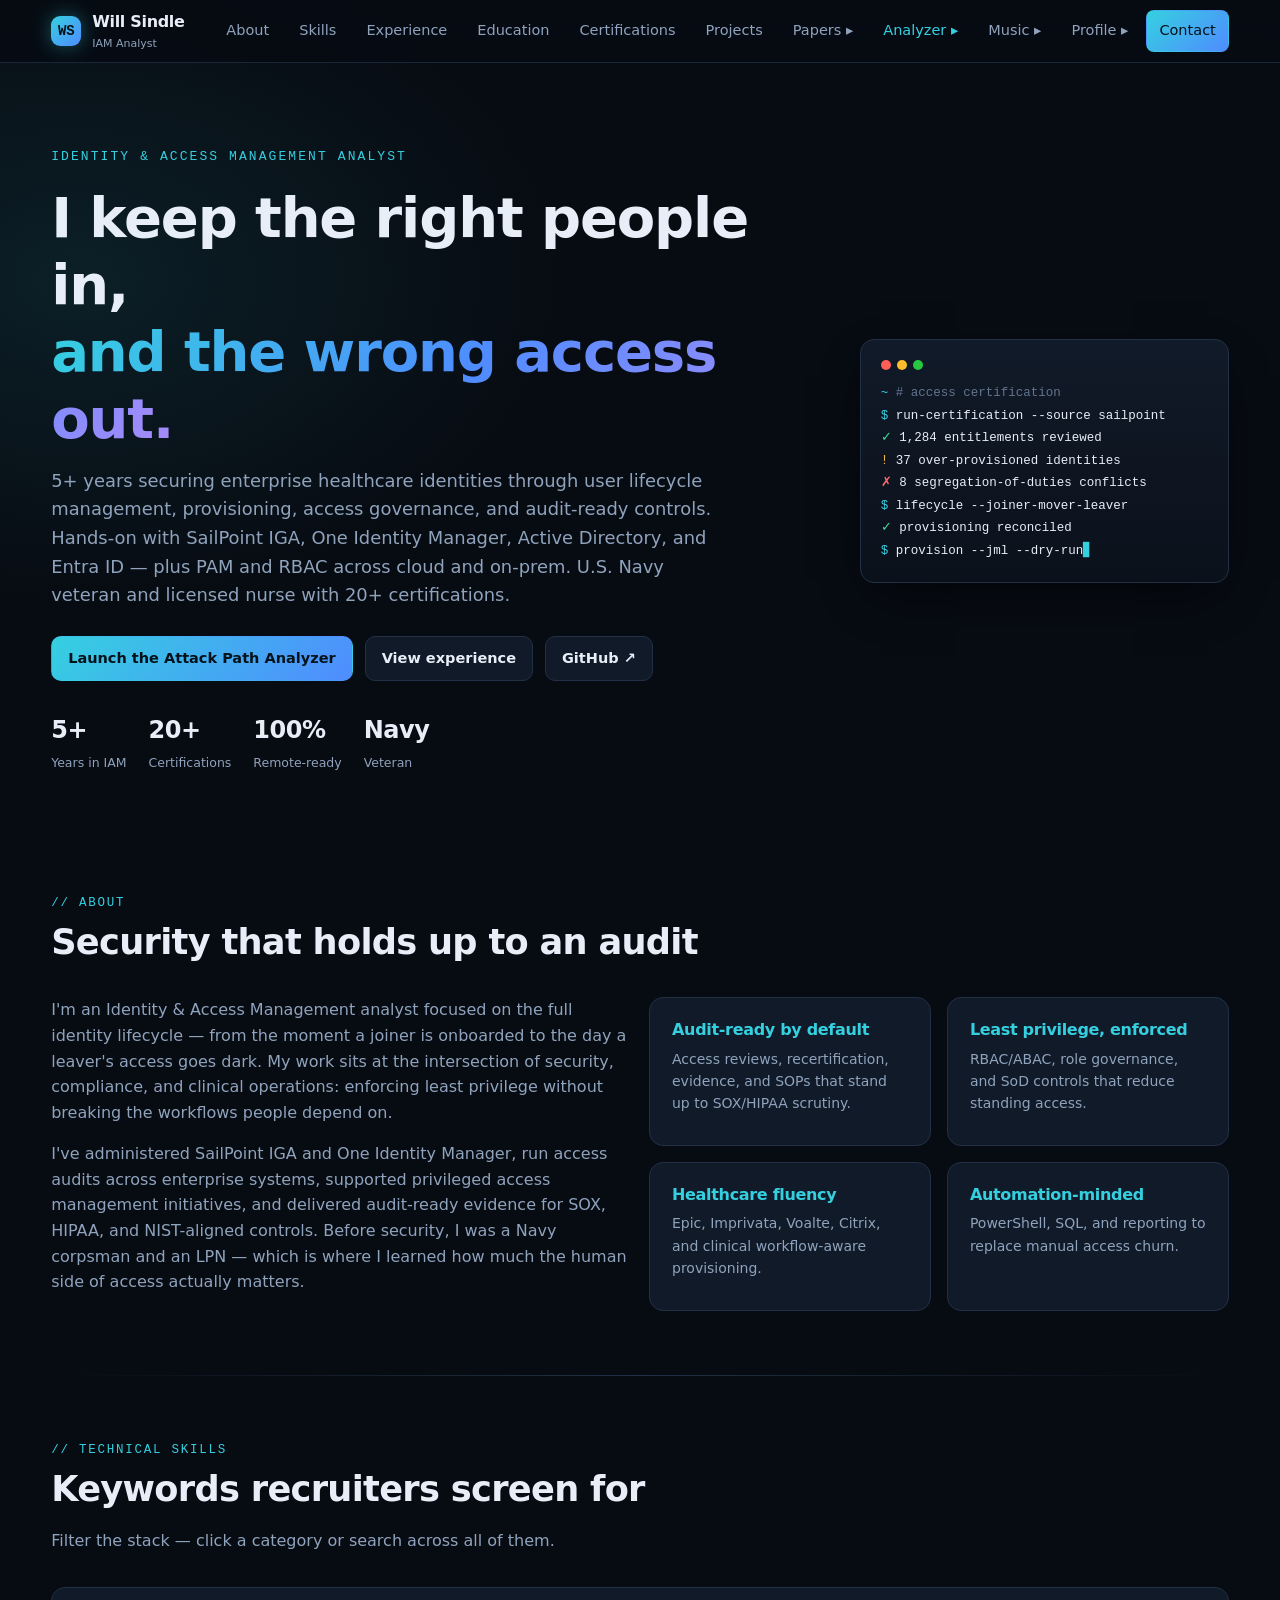
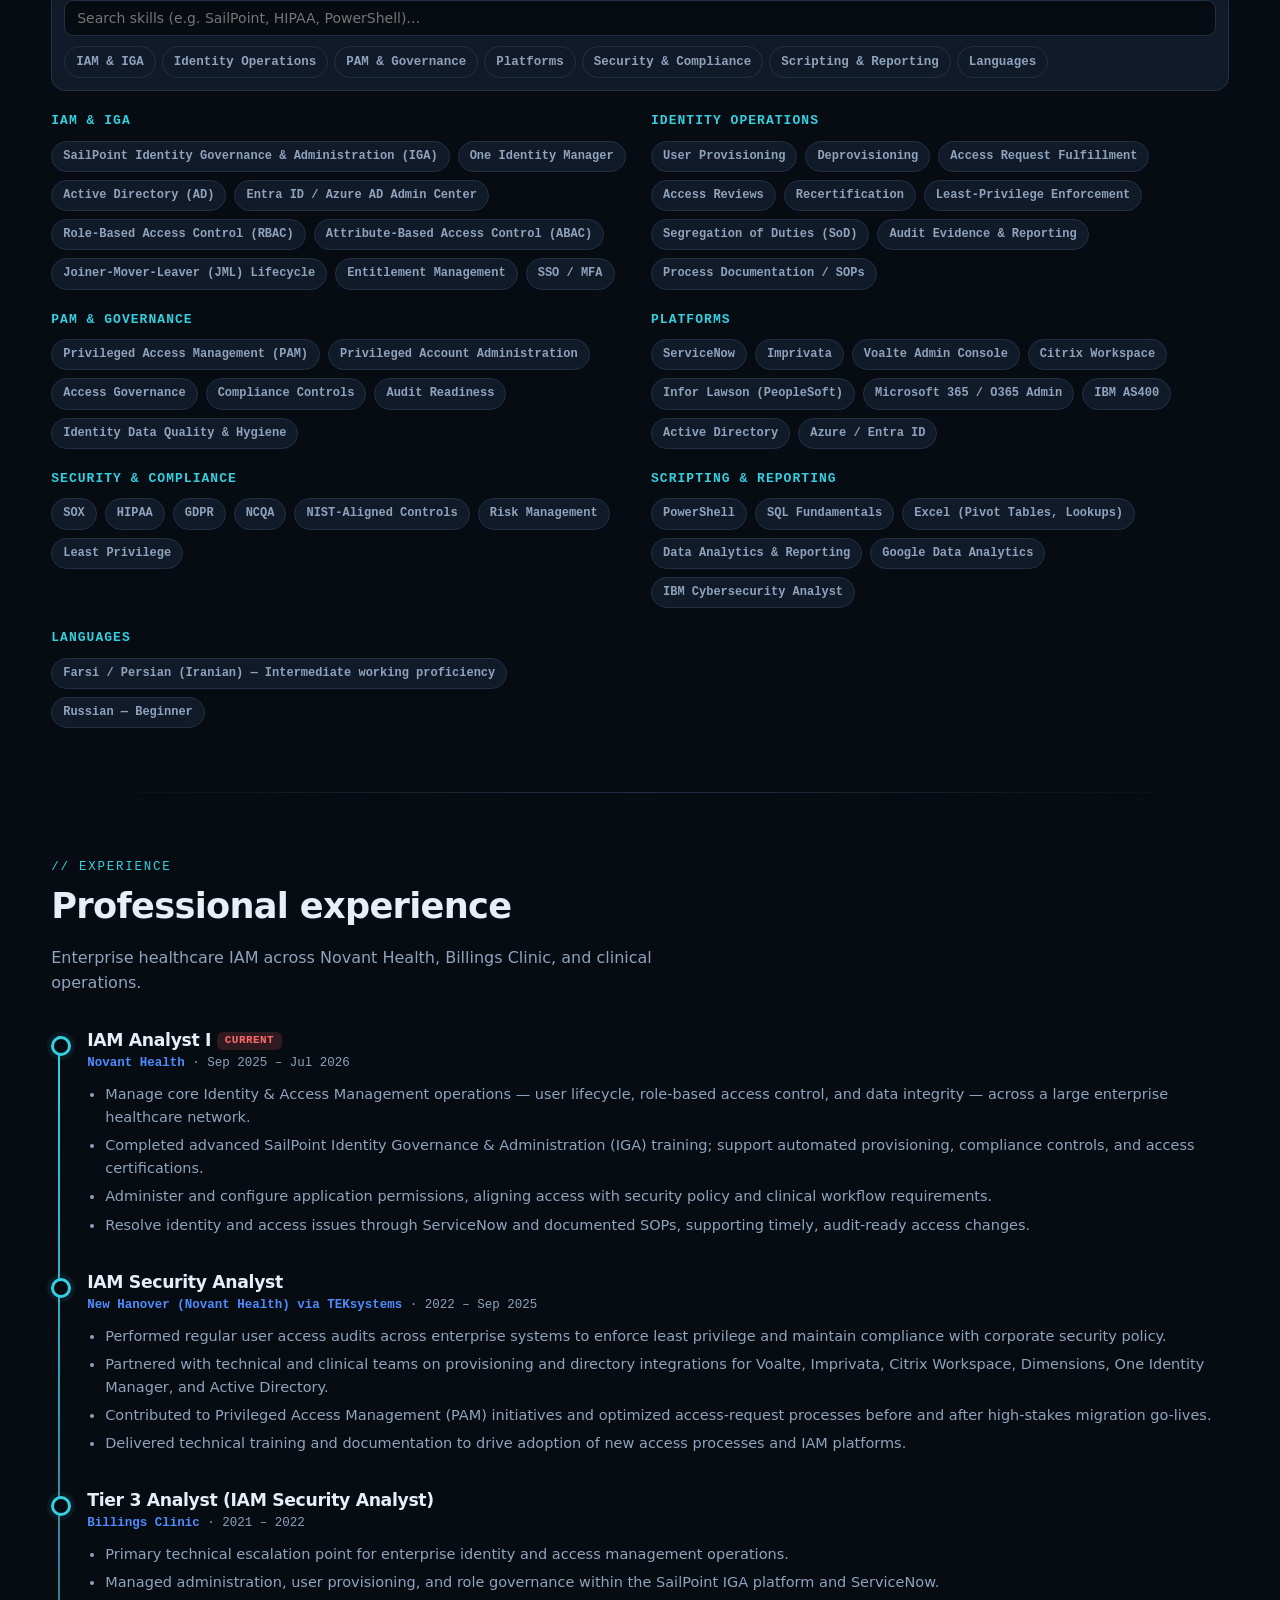
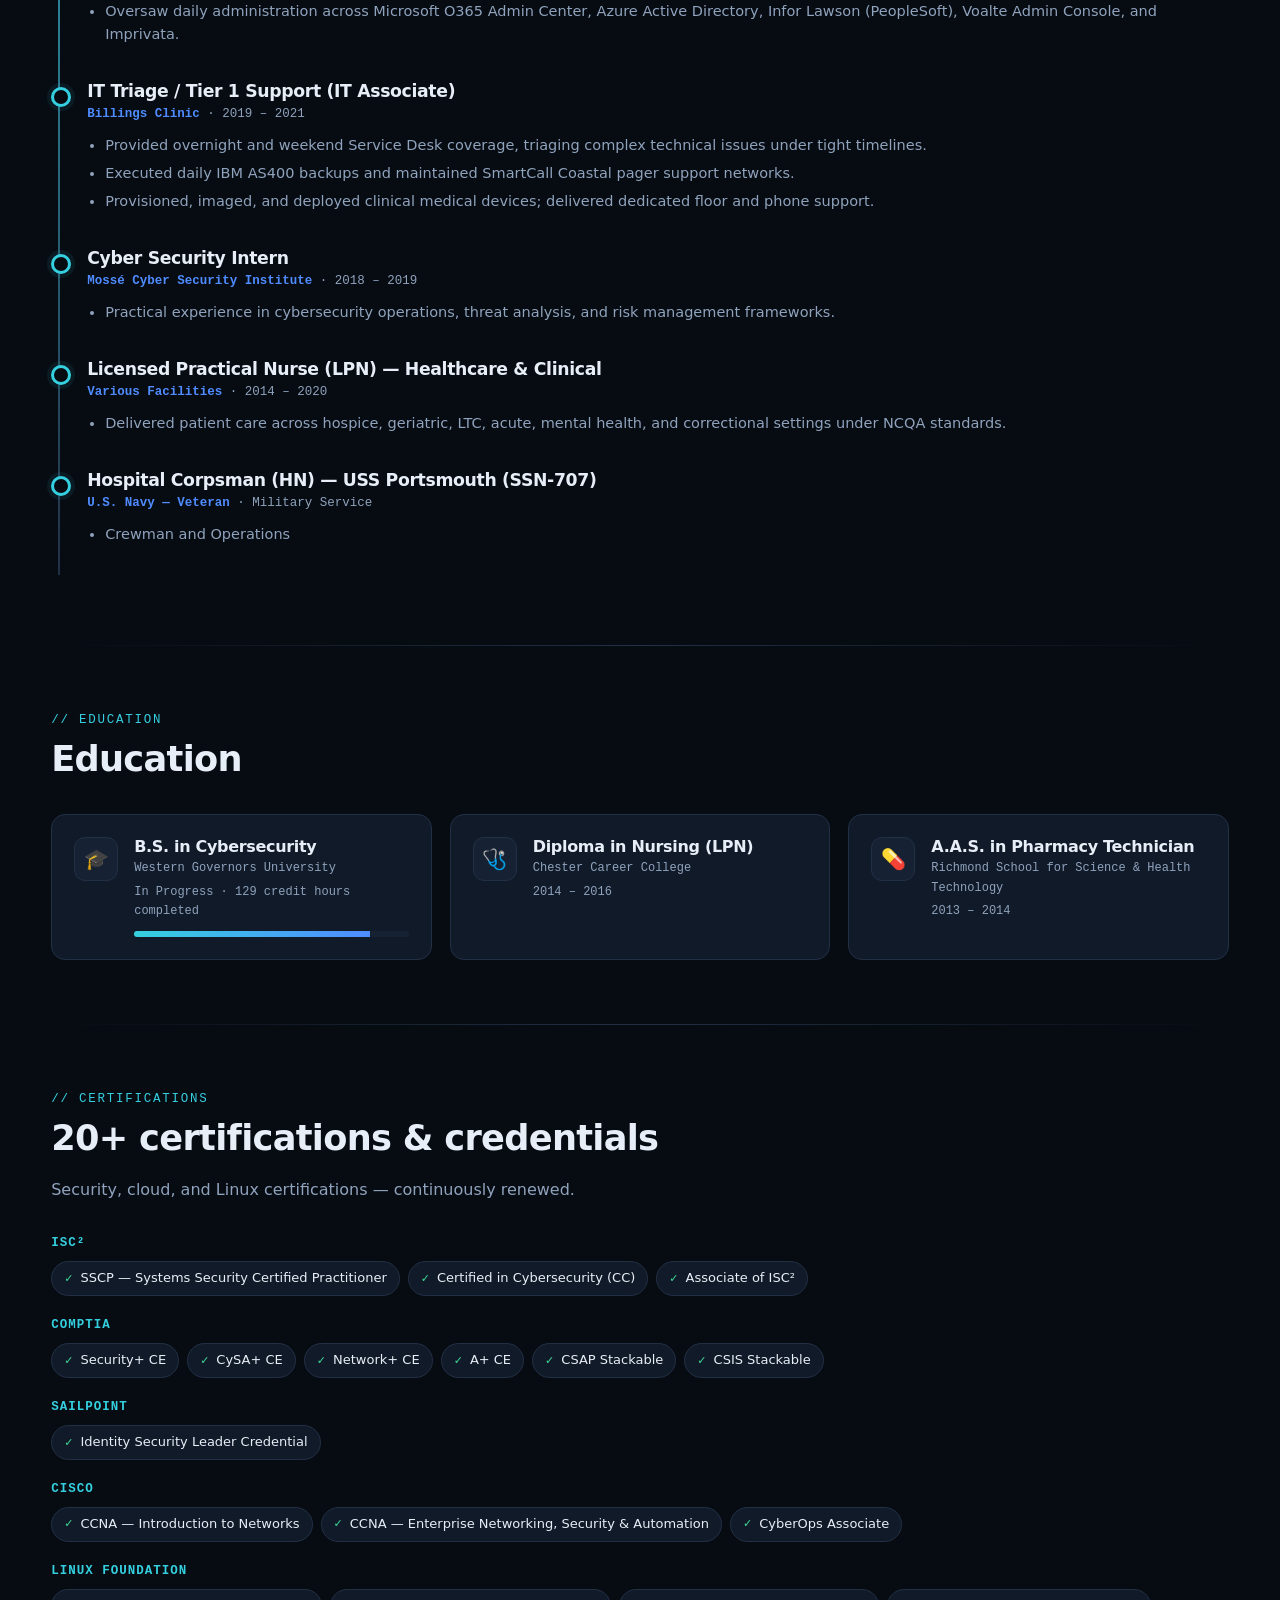
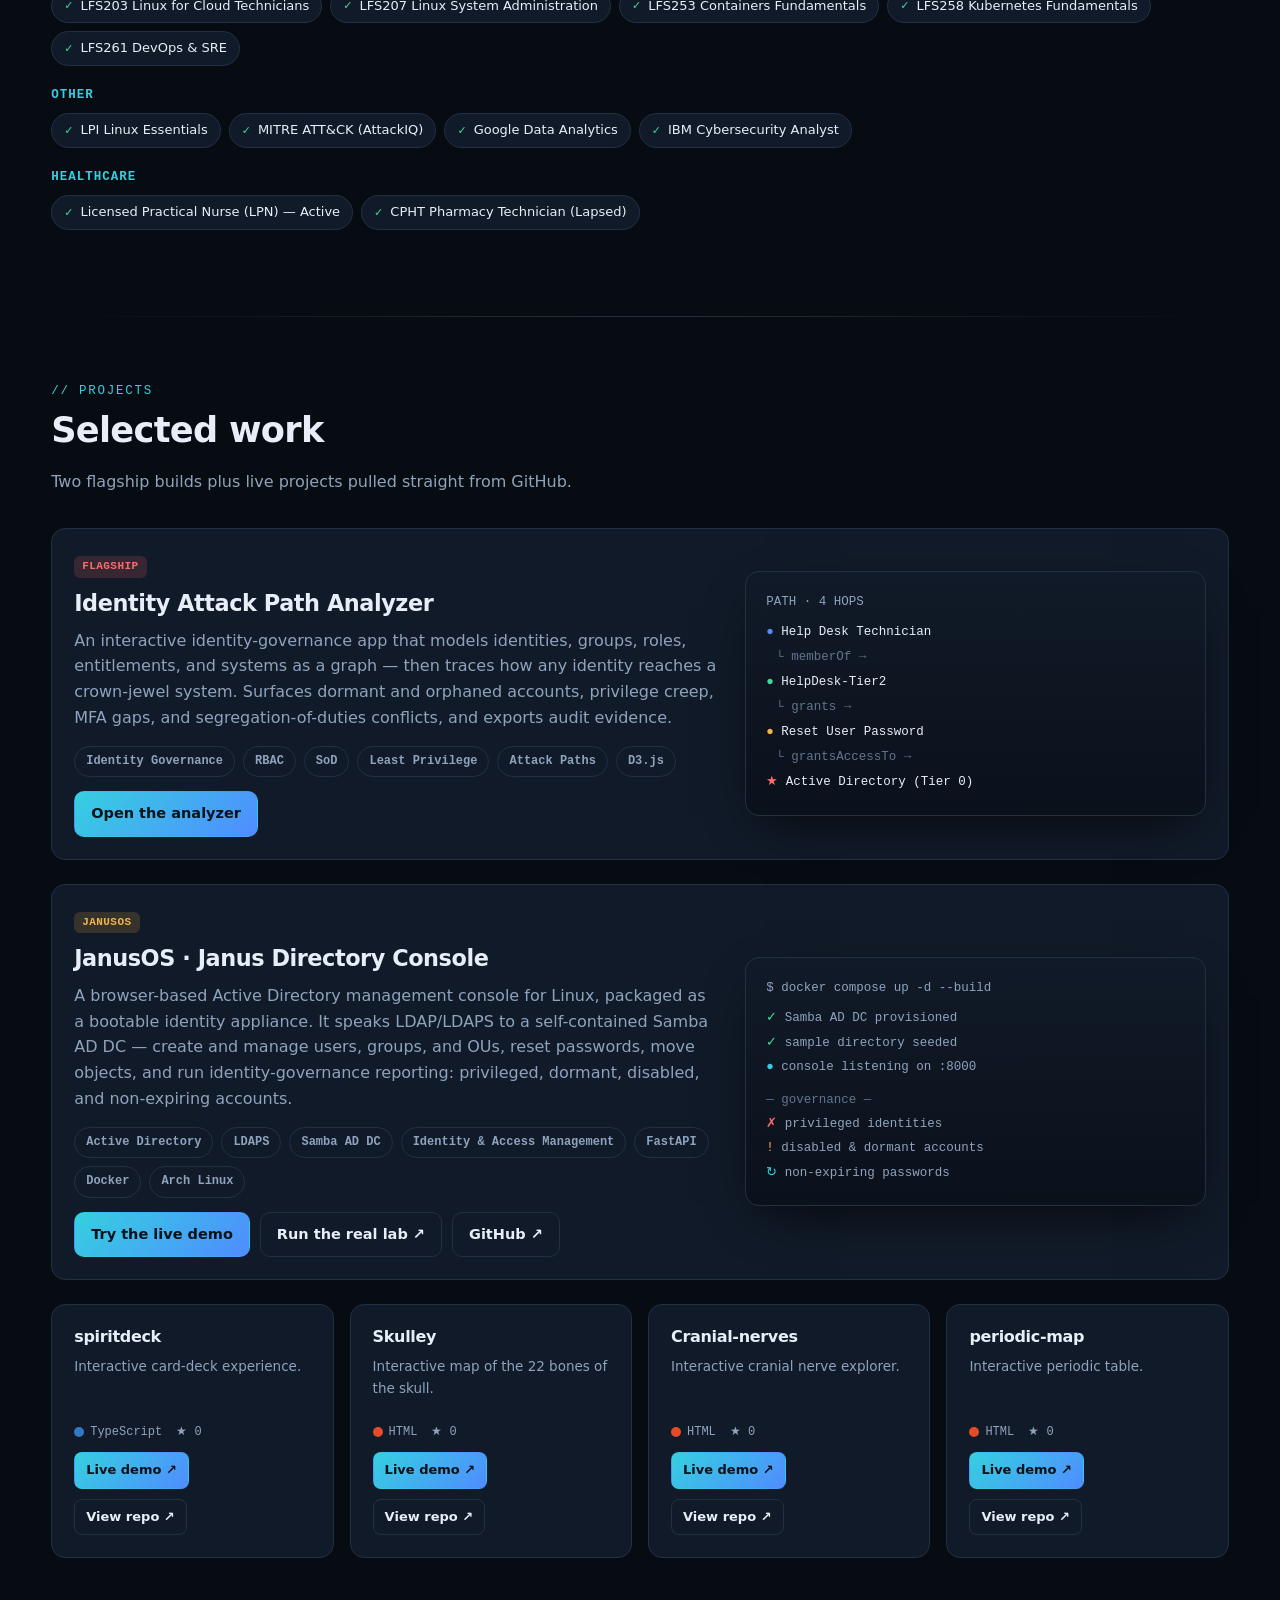
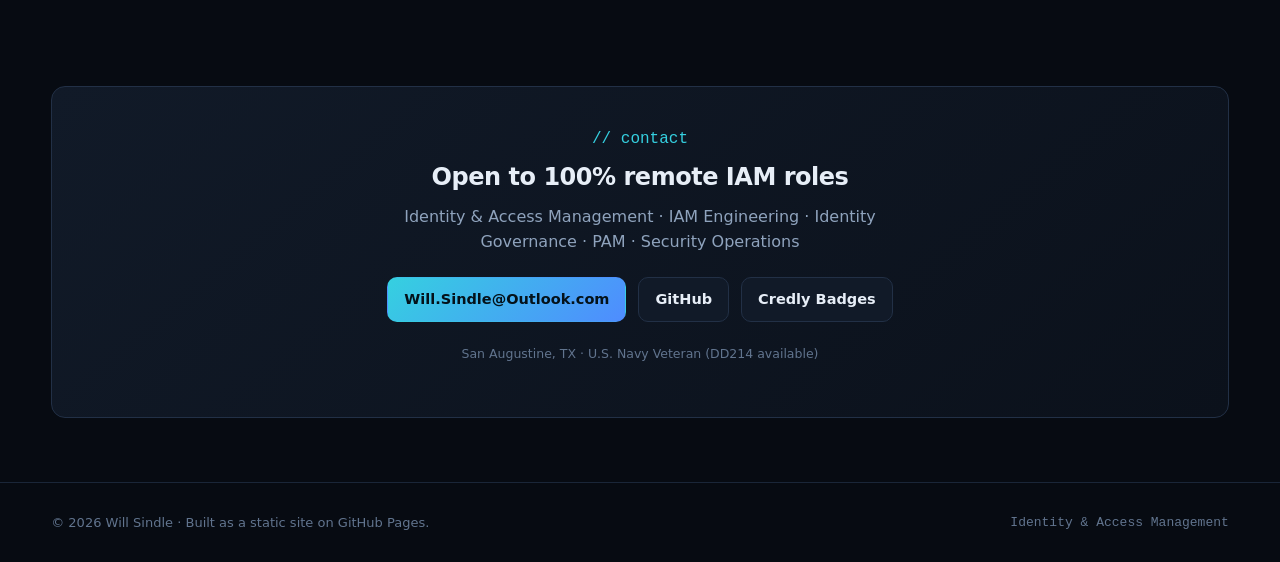
<file: index.html>
<!DOCTYPE html>
<html lang="en">
<head>
<meta charset="utf-8" />
<meta name="viewport" content="width=device-width, initial-scale=1" />
<title>Will Sindle · Identity & Access Management Analyst</title>
<meta name="description" content="IAM Analyst with 5+ years securing enterprise healthcare environments. SailPoint IGA, One Identity Manager, Active Directory, Entra ID, PAM, RBAC, JML, access governance, and audit readiness." />
<meta property="og:title" content="Will Sindle · IAM Analyst" />
<meta property="og:description" content="Identity & Access Management portfolio: experience, certifications, projects, and an interactive identity attack-path analyzer." />
<meta property="og:type" content="website" />
<link rel="stylesheet" href="assets/css/style.css" />
<link rel="icon" href="data:image/svg+xml,%3Csvg xmlns='http://www.w3.org/2000/svg' viewBox='0 0 100 100'%3E%3Crect width='100' height='100' rx='22' fill='%23070b12'/%3E%3Ctext x='50' y='68' font-size='54' text-anchor='middle' fill='%2335d0e0' font-family='monospace' font-weight='bold'%3EWS%3C/text%3E%3C/svg%3E" />
</head>
<body>
<nav class="nav">
  <div class="wrap nav-inner">
    <a class="brand" href="#top">
      <span class="mark">WS</span>
      <span>Will Sindle<small>IAM Analyst</small></span>
    </a>
    <div class="nav-links" id="navLinks">
      <a href="#about">About</a>
      <a href="#skills">Skills</a>
      <a href="#experience">Experience</a>
      <a href="#education">Education</a>
      <a href="#certifications">Certifications</a>
      <a href="#projects">Projects</a>
      <a href="papers/index.html">Papers ▸</a>
      <a href="analyzer/index.html" style="color:var(--accent)">Analyzer ▸</a>
      <a href="music/index.html">Music ▸</a>
      <a href="profile/index.html">Profile ▸</a>
      <a class="btn btn-sm btn-primary" href="mailto:Will.Sindle@Outlook.com">Contact</a>
    </div>
    <button class="nav-toggle" id="navToggle" aria-label="Menu">☰</button>
  </div>
</nav>

<header class="hero" id="top">
  <div class="wrap hero-grid">
    <div>
      <div class="eyebrow">Identity &amp; Access Management Analyst</div>
      <h1>I keep the right people in,<br /><span class="grad">and the wrong access out.</span></h1>
      <p class="lede">
        5+ years securing enterprise healthcare identities through user lifecycle management,
        provisioning, access governance, and audit-ready controls. Hands-on with
        SailPoint IGA, One Identity Manager, Active Directory, and Entra ID — plus PAM and
        RBAC across cloud and on-prem. U.S. Navy veteran and licensed nurse with 20+ certifications.
      </p>
      <div class="hero-cta">
        <a class="btn btn-primary" href="analyzer/index.html">Launch the Attack Path Analyzer</a>
        <a class="btn" href="#experience">View experience</a>
        <a class="btn" href="https://github.com/arcstel" target="_blank" rel="noopener">GitHub ↗</a>
      </div>
      <div class="hero-stats">
        <div class="hero-stat"><b>5+</b><span>Years in IAM</span></div>
        <div class="hero-stat"><b>20+</b><span>Certifications</span></div>
        <div class="hero-stat"><b>100%</b><span>Remote-ready</span></div>
        <div class="hero-stat"><b>Navy</b><span>Veteran</span></div>
      </div>
    </div>
    <div class="hero-card">
      <div class="term">
        <div class="bar"><i></i><i></i><i></i></div>
        <div><span class="p">~</span> <span class="c"># access certification</span></div>
        <div><span class="p">$</span> run-certification --source sailpoint</div>
        <div><span class="ok">✓</span> 1,284 entitlements reviewed</div>
        <div><span class="warn">!</span> 37 over-provisioned identities</div>
        <div><span class="err">✗</span> 8 segregation-of-duties conflicts</div>
        <div><span class="p">$</span> lifecycle --joiner-mover-leaver</div>
        <div><span class="ok">✓</span> provisioning reconciled</div>
        <div><span class="p">$</span> <span id="termLine"></span><span class="cursor">▋</span></div>
      </div>
    </div>
  </div>
</header>

<main>
  <section id="about">
    <div class="wrap reveal">
      <div class="section-head">
        <div class="kicker">// about</div>
        <h2>Security that holds up to an audit</h2>
      </div>
      <div class="grid-2">
        <div>
          <p class="muted">
            I'm an Identity &amp; Access Management analyst focused on the full identity lifecycle —
            from the moment a joiner is onboarded to the day a leaver's access goes dark. My work
            sits at the intersection of security, compliance, and clinical operations: enforcing
            least privilege without breaking the workflows people depend on.
          </p>
          <p class="muted">
            I've administered SailPoint IGA and One Identity Manager, run access audits across
            enterprise systems, supported privileged access management initiatives, and delivered
            audit-ready evidence for SOX, HIPAA, and NIST-aligned controls. Before security, I was a
            Navy corpsman and an LPN — which is where I learned how much the human side of
            access actually matters.
          </p>
        </div>
        <div class="grid-auto">
          <div class="card">
            <h4 style="color:var(--accent)">Audit-ready by default</h4>
            <p class="muted" style="font-size:14px;margin:0">Access reviews, recertification, evidence, and SOPs that stand up to SOX/HIPAA scrutiny.</p>
          </div>
          <div class="card">
            <h4 style="color:var(--accent)">Least privilege, enforced</h4>
            <p class="muted" style="font-size:14px;margin:0">RBAC/ABAC, role governance, and SoD controls that reduce standing access.</p>
          </div>
          <div class="card">
            <h4 style="color:var(--accent)">Healthcare fluency</h4>
            <p class="muted" style="font-size:14px;margin:0">Epic, Imprivata, Voalte, Citrix, and clinical workflow-aware provisioning.</p>
          </div>
          <div class="card">
            <h4 style="color:var(--accent)">Automation-minded</h4>
            <p class="muted" style="font-size:14px;margin:0">PowerShell, SQL, and reporting to replace manual access churn.</p>
          </div>
        </div>
      </div>
    </div>
  </section>

  <div class="wrap"><div class="divider"></div></div>

  <section id="skills">
    <div class="wrap reveal">
      <div class="section-head">
        <div class="kicker">// technical skills</div>
        <h2>Keywords recruiters screen for</h2>
        <p>Filter the stack — click a category or search across all of them.</p>
      </div>
      <div class="toolbar" style="margin-bottom:22px">
        <div class="search"><input type="text" id="skillSearch" placeholder="Search skills (e.g. SailPoint, HIPAA, PowerShell)…" autocomplete="off" /></div>
        <div class="filter-chips" id="skillCats"></div>
      </div>
      <div class="skill-groups" id="skillGroups"></div>
    </div>
  </section>

  <div class="wrap"><div class="divider"></div></div>

  <section id="experience">
    <div class="wrap reveal">
      <div class="section-head">
        <div class="kicker">// experience</div>
        <h2>Professional experience</h2>
        <p>Enterprise healthcare IAM across Novant Health, Billings Clinic, and clinical operations.</p>
      </div>
      <div class="timeline" id="timeline"></div>
    </div>
  </section>

  <div class="wrap"><div class="divider"></div></div>

  <section id="education">
    <div class="wrap reveal">
      <div class="section-head">
        <div class="kicker">// education</div>
        <h2>Education</h2>
      </div>
      <div class="grid-3" id="eduGrid"></div>
    </div>
  </section>

  <div class="wrap"><div class="divider"></div></div>

  <section id="certifications">
    <div class="wrap reveal">
      <div class="section-head">
        <div class="kicker">// certifications</div>
        <h2>20+ certifications &amp; credentials</h2>
        <p>Security, cloud, and Linux certifications — continuously renewed.</p>
      </div>
      <div id="certGrid"></div>
    </div>
  </section>

  <div class="wrap"><div class="divider"></div></div>

  <section id="projects">
    <div class="wrap reveal">
      <div class="section-head">
        <div class="kicker">// projects</div>
        <h2>Selected work</h2>
        <p>Two flagship builds plus live projects pulled straight from GitHub.</p>
      </div>

      <div class="card flagship">
        <div>
          <span class="badge sev-critical">Flagship</span>
          <h3 style="margin-top:12px;font-size:1.4rem">Identity Attack Path Analyzer</h3>
          <p class="muted">
            An interactive identity-governance app that models identities, groups, roles,
            entitlements, and systems as a graph — then traces how any identity reaches a
            crown-jewel system. Surfaces dormant and orphaned accounts, privilege creep,
            MFA gaps, and segregation-of-duties conflicts, and exports audit evidence.
          </p>
          <div class="skill-tags" style="margin:14px 0">
            <span class="chip">Identity Governance</span>
            <span class="chip">RBAC</span>
            <span class="chip">SoD</span>
            <span class="chip">Least Privilege</span>
            <span class="chip">Attack Paths</span>
            <span class="chip">D3.js</span>
          </div>
          <a class="btn btn-primary" href="analyzer/index.html">Open the analyzer</a>
        </div>
        <div class="hero-card" style="font-family:var(--mono);font-size:12.5px">
          <div class="muted" style="margin-bottom:8px">PATH · 4 HOPS</div>
          <div style="line-height:2">
            <div><span style="color:var(--user)">●</span> Help Desk Technician</div>
            <div style="padding-left:10px;color:var(--dim)">└ memberOf →</div>
            <div><span style="color:var(--group)">●</span> HelpDesk-Tier2</div>
            <div style="padding-left:10px;color:var(--dim)">└ grants →</div>
            <div><span style="color:var(--role)">●</span> Reset User Password</div>
            <div style="padding-left:10px;color:var(--dim)">└ grantsAccessTo →</div>
            <div><span style="color:var(--red)">★</span> Active Directory (Tier 0)</div>
          </div>
        </div>
      </div>

      <div class="card flagship">
        <div>
          <span class="badge sev-high">JanusOS</span>
          <h3 style="margin-top:12px;font-size:1.4rem">JanusOS · Janus Directory Console</h3>
          <p class="muted">
            A browser-based Active Directory management console for Linux, packaged as a
            bootable identity appliance. It speaks LDAP/LDAPS to a self-contained Samba AD DC —
            create and manage users, groups, and OUs, reset passwords, move objects, and run
            identity-governance reporting: privileged, dormant, disabled, and non-expiring accounts.
          </p>
          <div class="skill-tags" style="margin:14px 0">
            <span class="chip">Active Directory</span>
            <span class="chip">LDAPS</span>
            <span class="chip">Samba AD DC</span>
            <span class="chip">Identity &amp; Access Management</span>
            <span class="chip">FastAPI</span>
            <span class="chip">Docker</span>
            <span class="chip">Arch Linux</span>
          </div>
          <div style="display:flex;gap:10px;flex-wrap:wrap">
            <a class="btn btn-primary" href="janus/index.html">Try the live demo</a>
            <a class="btn" href="https://codespaces.new/arcstel/janusos" target="_blank" rel="noopener">Run the real lab ↗</a>
            <a class="btn" href="https://github.com/arcstel/janusos" target="_blank" rel="noopener">GitHub ↗</a>
          </div>
        </div>
        <div class="hero-card" style="font-family:var(--mono);font-size:12.5px">
          <div class="muted" style="margin-bottom:8px">$ docker compose up -d --build</div>
          <div style="line-height:1.95;color:var(--muted)">
            <div><span style="color:var(--green)">✓</span> Samba AD DC provisioned</div>
            <div><span style="color:var(--green)">✓</span> sample directory seeded</div>
            <div><span style="color:var(--accent)">●</span> console listening on :8000</div>
            <div style="margin-top:8px;color:var(--dim)">— governance —</div>
            <div><span style="color:var(--red)">✗</span> privileged identities</div>
            <div><span style="color:var(--amber)">!</span> disabled &amp; dormant accounts</div>
            <div><span style="color:var(--accent)">↻</span> non-expiring passwords</div>
          </div>
        </div>
      </div>

      <div class="grid-auto" id="repoGrid">
        <div class="repo-skeleton"></div><div class="repo-skeleton"></div>
        <div class="repo-skeleton"></div><div class="repo-skeleton"></div>
      </div>
    </div>
  </section>

  <section id="contact">
    <div class="wrap reveal">
      <div class="contact-card">
        <div class="kicker mono" style="color:var(--accent)">// contact</div>
        <h2 style="margin-top:10px">Open to 100% remote IAM roles</h2>
        <p class="muted" style="max-width:56ch;margin:0 auto">Identity &amp; Access Management · IAM Engineering · Identity Governance · PAM · Security Operations</p>
        <div class="contact-links">
          <a class="btn btn-primary" href="mailto:Will.Sindle@Outlook.com">Will.Sindle@Outlook.com</a>
          <a class="btn" href="https://github.com/arcstel" target="_blank" rel="noopener">GitHub</a>
          <a class="btn" href="https://credly.com/users/william-sindle" target="_blank" rel="noopener">Credly Badges</a>
        </div>
        <p class="dim" style="font-size:12.5px;margin-top:22px">San Augustine, TX · U.S. Navy Veteran (DD214 available)</p>
      </div>
    </div>
  </section>
</main>

<footer>
  <div class="wrap footer-inner">
    <span>© <span id="year"></span> Will Sindle · Built as a static site on GitHub Pages.</span>
    <span class="mono">Identity &amp; Access Management</span>
  </div>
</footer>

<script src="assets/js/main.js"></script>
</body>
</html>
</file>
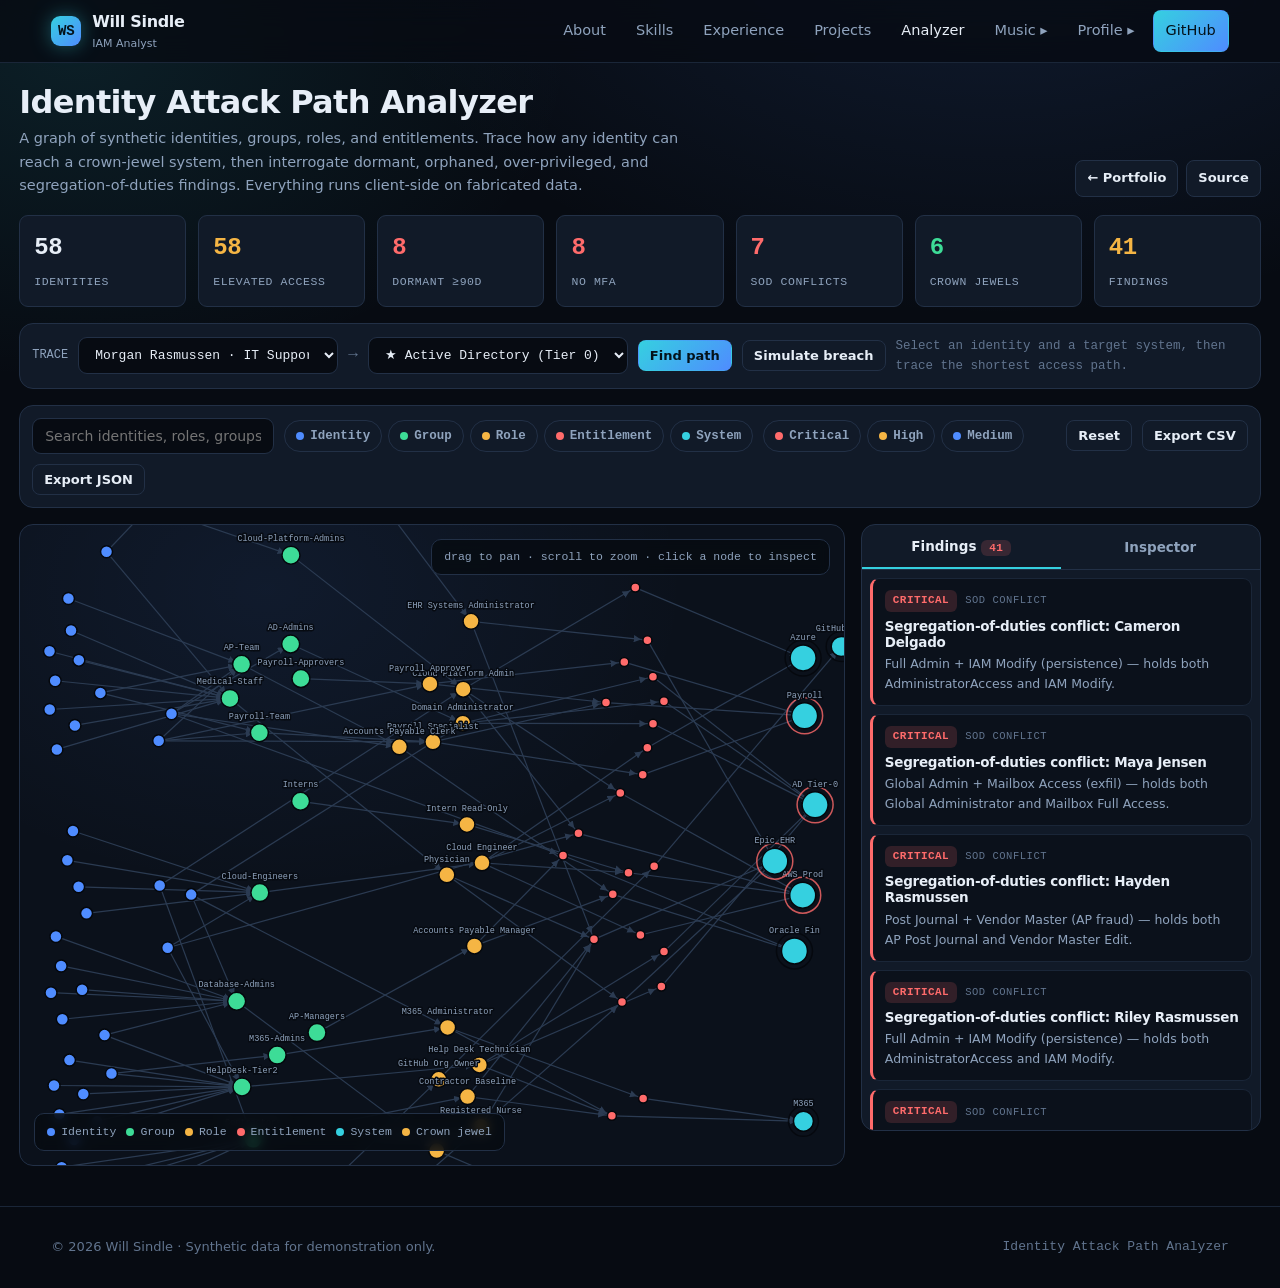
<file: analyzer/index.html>
<!DOCTYPE html>
<html lang="en">
<head>
<meta charset="utf-8" />
<meta name="viewport" content="width=device-width, initial-scale=1" />
<title>Identity Attack Path Analyzer · Will Sindle</title>
<meta name="description" content="Interactive identity governance tool: visualize how identities reach crown-jewel systems and surface dormant, orphaned, over-privileged, and segregation-of-duties conflicts. Synthetic demo data." />
<link rel="stylesheet" href="../assets/css/style.css" />
<link rel="icon" href="data:image/svg+xml,%3Csvg xmlns='http://www.w3.org/2000/svg' viewBox='0 0 100 100'%3E%3Crect width='100' height='100' rx='22' fill='%23070b12'/%3E%3Ctext x='50' y='68' font-size='54' text-anchor='middle' fill='%2335d0e0' font-family='monospace' font-weight='bold'%3EIA%3C/text%3E%3C/svg%3E" />
</head>
<body class="app-body">
<nav class="nav">
  <div class="wrap nav-inner">
    <a class="brand" href="../index.html">
      <span class="mark">WS</span>
      <span>Will Sindle<small>IAM Analyst</small></span>
    </a>
    <div class="nav-links" id="navLinks">
      <a href="../index.html#about">About</a>
      <a href="../index.html#skills">Skills</a>
      <a href="../index.html#experience">Experience</a>
      <a href="../index.html#projects">Projects</a>
      <a href="./index.html" style="color:var(--text)">Analyzer</a>
      <a href="../music/index.html">Music ▸</a>
      <a href="../profile/index.html">Profile ▸</a>
      <a class="btn btn-sm btn-primary" href="https://github.com/arcstel" target="_blank" rel="noopener">GitHub</a>
    </div>
    <button class="nav-toggle" id="navToggle" aria-label="Menu">☰</button>
  </div>
</nav>

<main class="app-main">
  <div class="app-head">
    <div>
      <h1>Identity Attack Path Analyzer</h1>
      <p>A graph of synthetic identities, groups, roles, and entitlements. Trace how any identity can reach a crown-jewel system, then interrogate dormant, orphaned, over-privileged, and segregation-of-duties findings. Everything runs client-side on fabricated data.</p>
    </div>
    <div style="display:flex;gap:8px">
      <a class="btn btn-sm" href="../index.html">← Portfolio</a>
      <a class="btn btn-sm" href="https://github.com/arcstel" target="_blank" rel="noopener">Source</a>
    </div>
  </div>

  <div class="stat-strip" id="statStrip"></div>

  <div class="pathbar">
    <label class="mono muted" style="font-size:12px">TRACE</label>
    <select id="sourceSelect" aria-label="Source identity"></select>
    <span class="mono dim">→</span>
    <select id="targetSelect" aria-label="Target system"></select>
    <button class="btn btn-sm btn-primary" id="traceBtn">Find path</button>
    <button class="btn btn-sm" id="simulateBtn" title="Pick a random compromised identity and trace to a critical system">Simulate breach</button>
    <div class="path-result" id="pathResult"><span class="dim">Select an identity and a target system, then trace the shortest access path.</span></div>
  </div>

  <div class="toolbar">
    <div class="search"><input type="text" id="searchInput" placeholder="Search identities, roles, groups, systems…" autocomplete="off" /></div>
    <div class="filter-chips" id="typeChips"></div>
    <div class="filter-chips" id="sevChips"></div>
    <span class="spacer"></span>
    <button class="btn btn-sm btn-ghost" id="resetBtn">Reset</button>
    <button class="btn btn-sm" id="csvBtn">Export CSV</button>
    <button class="btn btn-sm" id="jsonBtn">Export JSON</button>
  </div>

  <div class="app-grid">
    <div class="graph-card">
      <svg id="graph" role="img" aria-label="Identity access graph"></svg>
      <div class="graph-hint mono">drag to pan · scroll to zoom · click a node to inspect</div>
      <div class="legend">
        <span><i class="dot" style="background:var(--user)"></i>Identity</span>
        <span><i class="dot" style="background:var(--group)"></i>Group</span>
        <span><i class="dot" style="background:var(--role)"></i>Role</span>
        <span><i class="dot" style="background:var(--ent)"></i>Entitlement</span>
        <span><i class="dot" style="background:var(--app)"></i>System</span>
        <span><i class="dot" style="background:var(--amber)"></i>Crown jewel</span>
      </div>
    </div>

    <div class="panel">
      <div class="tabs">
        <button class="tab active" data-tab="findings" id="tabFindings">Findings <span class="badge sev-critical" id="findingCount">0</span></button>
        <button class="tab" data-tab="inspector" id="tabInspector">Inspector</button>
      </div>
      <div class="tab-body">
        <div id="findingsPane"><div class="finding-list" id="findingList"></div></div>
        <div id="inspectorPane" class="hidden"><div class="inspector" id="inspector"></div></div>
      </div>
    </div>
  </div>
</main>

<div class="tooltip" id="tooltip"></div>

<footer>
  <div class="wrap footer-inner">
    <span>© <span id="year"></span> Will Sindle · Synthetic data for demonstration only.</span>
    <span class="mono">Identity Attack Path Analyzer</span>
  </div>
</footer>

<script src="../assets/vendor/d3.v7.min.js"></script>
<script src="../assets/js/data.js"></script>
<script src="../assets/js/analyzer.js"></script>
</body>
</html>
</file>
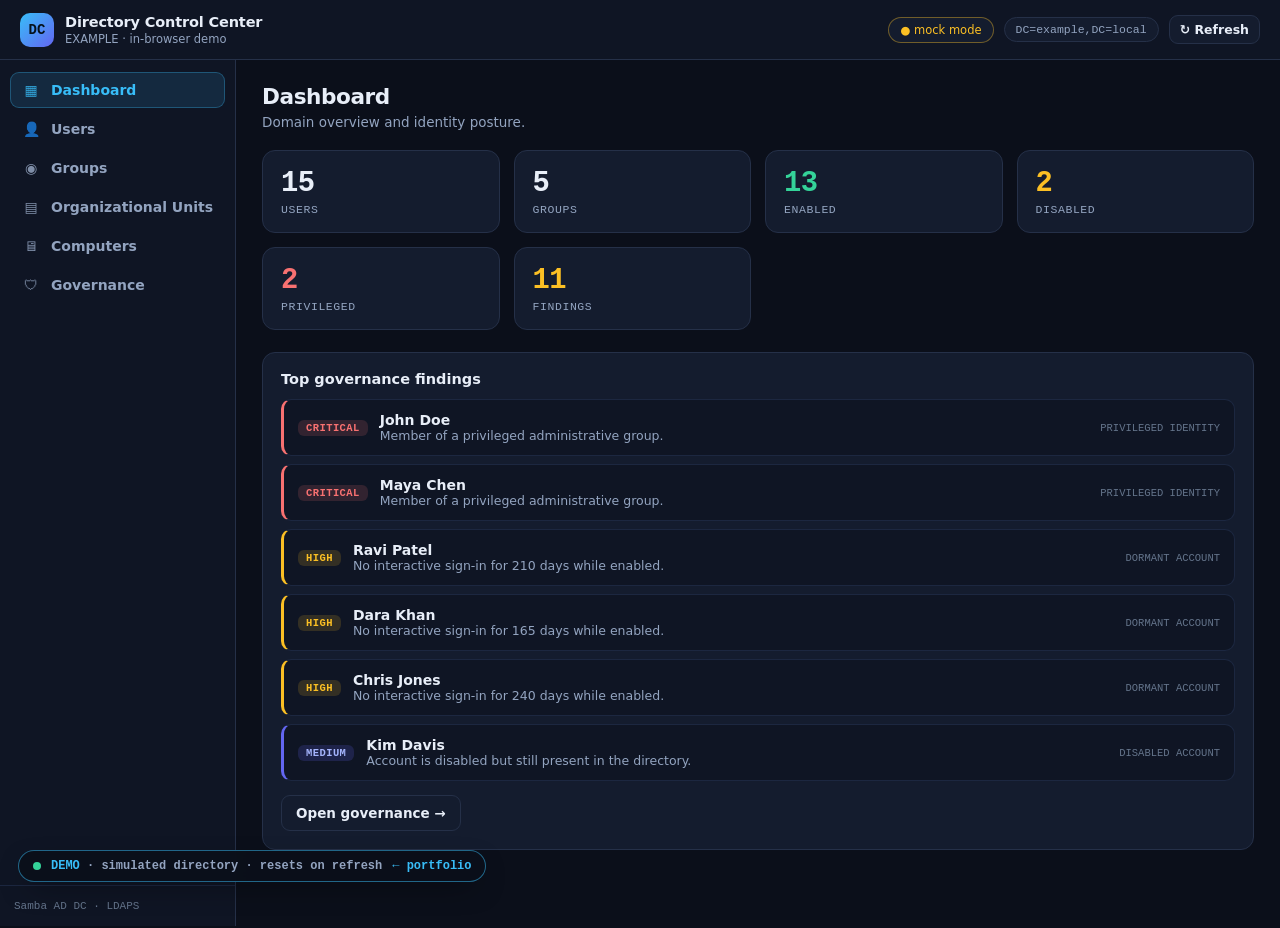
<file: dcc/index.html>
<!DOCTYPE html>
<html lang="en">
<head>
<meta charset="utf-8" />
<meta name="viewport" content="width=device-width, initial-scale=1" />
<title>Directory Control Center</title>
<link rel="stylesheet" href="styles.css" />
<link rel="icon" href="data:image/svg+xml,%3Csvg xmlns='http://www.w3.org/2000/svg' viewBox='0 0 100 100'%3E%3Crect width='100' height='100' rx='22' fill='%230b0f1a'/%3E%3Ctext x='50' y='68' font-size='50' text-anchor='middle' fill='%2338bdf8' font-family='monospace' font-weight='bold'%3EDC%3C/text%3E%3C/svg%3E" />
</head>
<body>
<header class="topbar">
  <div class="brand"><span class="mark">DC</span><div><b>Directory Control Center</b><small id="subtitle">Active Directory management for Linux</small></div></div>
  <div class="topmeta">
    <span class="pill" id="modePill">connecting…</span>
    <span class="pill mono" id="baseDn">—</span>
    <button class="btn btn-sm" id="refreshBtn" title="Refresh">↻ Refresh</button>
  </div>
</header>

<div class="shell">
  <aside class="sidebar">
    <nav id="nav">
      <button data-view="dashboard" class="active"><span>▦</span>Dashboard</button>
      <button data-view="users"><span>👤</span>Users</button>
      <button data-view="groups"><span>◉</span>Groups</button>
      <button data-view="ous"><span>▤</span>Organizational Units</button>
      <button data-view="computers"><span>🖥</span>Computers</button>
      <button data-view="governance"><span>🛡</span>Governance</button>
    </nav>
    <div class="sidefoot mono">Samba AD DC · LDAPS</div>
  </aside>

  <main class="content">
    <div class="viewhead">
      <div>
        <h1 id="viewTitle">Dashboard</h1>
        <p id="viewSub" class="muted">Domain overview and identity posture.</p>
      </div>
      <div id="viewActions" class="viewactions"></div>
    </div>
    <div id="view"></div>
  </main>
</div>

<div class="drawer-wrap" id="drawerWrap" hidden>
  <div class="drawer-bg" id="drawerBg"></div>
  <aside class="drawer" id="drawer"></aside>
</div>

<div class="modal-wrap" id="modalWrap" hidden>
  <div class="modal-bg" id="modalBg"></div>
  <div class="modal" id="modal"></div>
</div>

<div class="toasts" id="toasts"></div>

<script src="demo.js"></script>
<script src="app.js"></script>
</body>
</html>
</file>
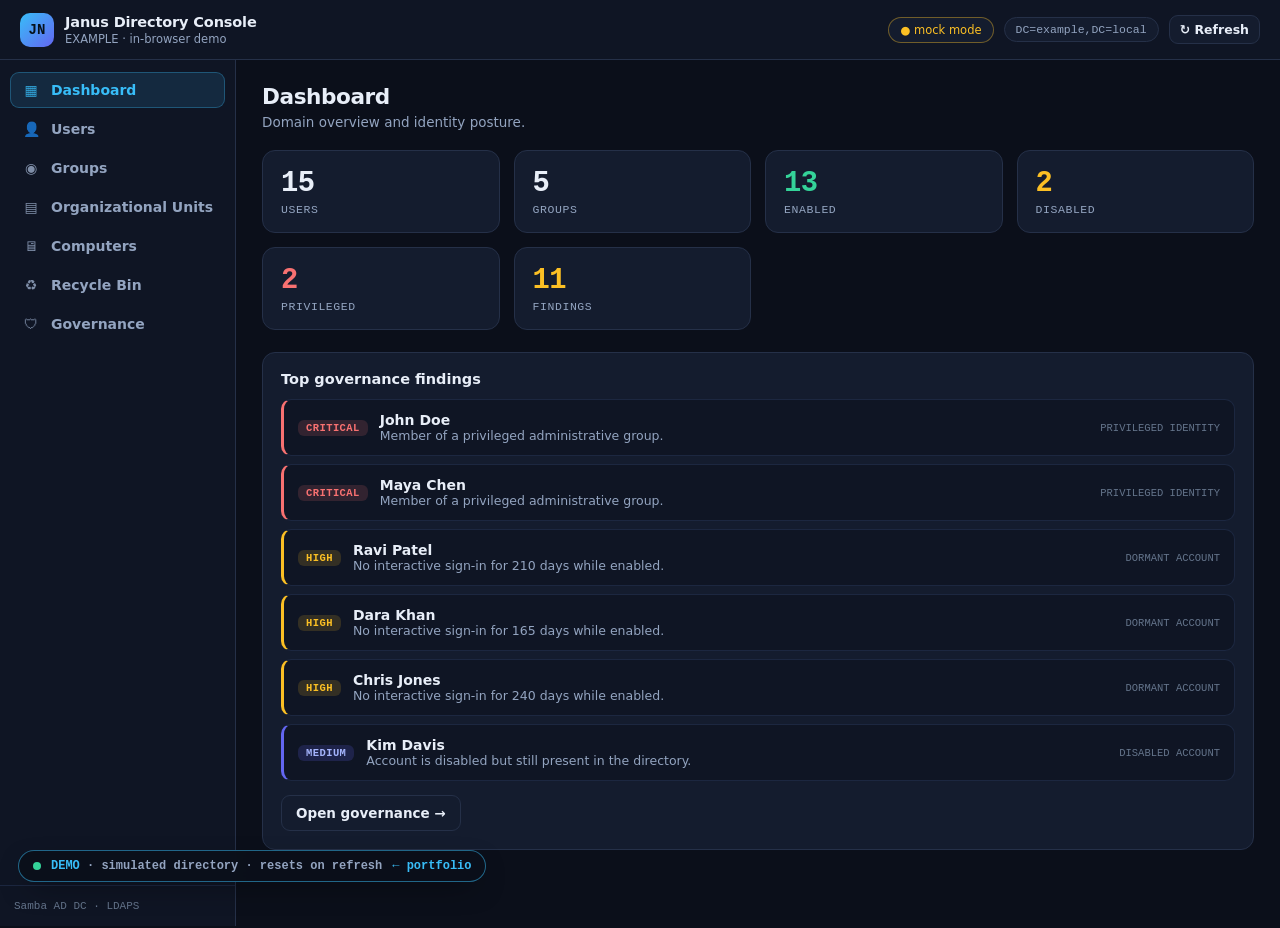
<file: janus/index.html>
<!DOCTYPE html>
<html lang="en">
<head>
<meta charset="utf-8" />
<meta name="viewport" content="width=device-width, initial-scale=1" />
<title>Janus Directory Console</title>
<link rel="stylesheet" href="styles.css" />
<link rel="icon" href="data:image/svg+xml,%3Csvg xmlns='http://www.w3.org/2000/svg' viewBox='0 0 100 100'%3E%3Crect width='100' height='100' rx='22' fill='%230b0f1a'/%3E%3Ctext x='50' y='68' font-size='50' text-anchor='middle' fill='%2338bdf8' font-family='monospace' font-weight='bold'%3EJN%3C/text%3E%3C/svg%3E" />
</head>
<body>
<header class="topbar">
  <div class="brand"><span class="mark">JN</span><div><b>Janus Directory Console</b><small id="subtitle">Active Directory management for Linux</small></div></div>
  <div class="topmeta">
    <span class="pill" id="modePill">connecting…</span>
    <span class="pill mono" id="baseDn">—</span>
    <button class="btn btn-sm" id="refreshBtn" title="Refresh">↻ Refresh</button>
  </div>
</header>

<div class="shell">
  <aside class="sidebar">
    <nav id="nav">
      <button data-view="dashboard" class="active"><span>▦</span>Dashboard</button>
      <button data-view="users"><span>👤</span>Users</button>
      <button data-view="groups"><span>◉</span>Groups</button>
      <button data-view="ous"><span>▤</span>Organizational Units</button>
      <button data-view="computers"><span>🖥</span>Computers</button>
      <button data-view="recycle"><span>♻</span>Recycle Bin</button>
      <button data-view="governance"><span>🛡</span>Governance</button>
    </nav>
    <div class="sidefoot mono">Samba AD DC · LDAPS</div>
  </aside>

  <main class="content">
    <div class="viewhead">
      <div>
        <h1 id="viewTitle">Dashboard</h1>
        <p id="viewSub" class="muted">Domain overview and identity posture.</p>
      </div>
      <div id="viewActions" class="viewactions"></div>
    </div>
    <div id="view"></div>
  </main>
</div>

<div class="drawer-wrap" id="drawerWrap" hidden>
  <div class="drawer-bg" id="drawerBg"></div>
  <aside class="drawer" id="drawer"></aside>
</div>

<div class="modal-wrap" id="modalWrap" hidden>
  <div class="modal-bg" id="modalBg"></div>
  <div class="modal" id="modal"></div>
</div>

<div class="toasts" id="toasts"></div>

<script src="demo.js"></script>
<script src="app.js"></script>
</body>
</html>
</file>
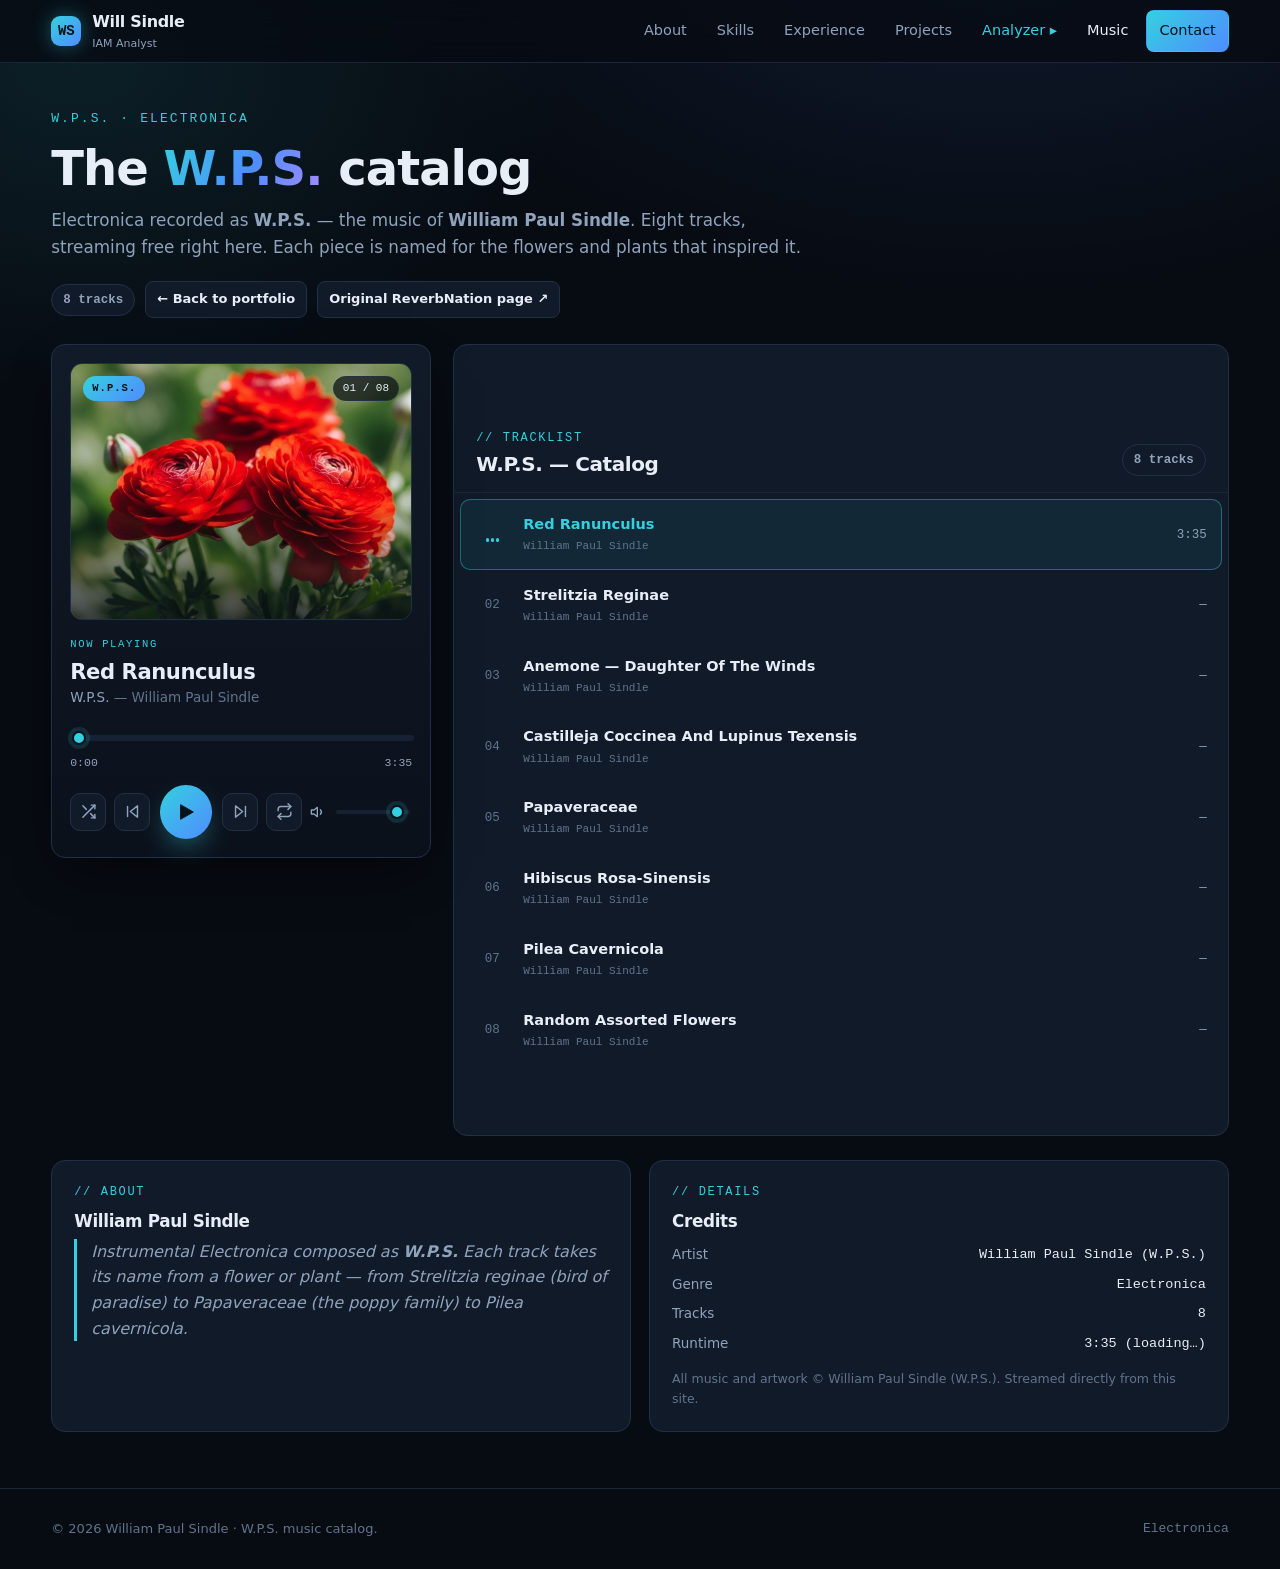
<file: music/index.html>
<!DOCTYPE html>
<html lang="en">
<head>
<meta charset="utf-8" />
<meta name="viewport" content="width=device-width, initial-scale=1" />
<title>Music · William Paul Sindle (W.P.S.)</title>
<meta name="description" content="The W.P.S. catalog by William Paul Sindle — eight Electronica tracks. Stream the full catalog in the browser." />
<meta property="og:title" content="W.P.S. — Music by William Paul Sindle" />
<meta property="og:description" content="Electronica catalog by William Paul Sindle (W.P.S.). Eight tracks, streaming free in the browser." />
<meta property="og:type" content="music.playlist" />
<meta property="og:image" content="art/35027382.jpg" />
<link rel="stylesheet" href="../assets/css/style.css" />
<link rel="stylesheet" href="styles.css" />
<link rel="icon" href="data:image/svg+xml,%3Csvg xmlns='http://www.w3.org/2000/svg' viewBox='0 0 100 100'%3E%3Crect width='100' height='100' rx='22' fill='%23070b12'/%3E%3Ctext x='50' y='68' font-size='50' text-anchor='middle' fill='%23a78bfa' font-family='monospace' font-weight='bold'%3EWPS%3C/text%3E%3C/svg%3E" />
</head>
<body class="app-body">
<nav class="nav">
  <div class="wrap nav-inner">
    <a class="brand" href="../index.html">
      <span class="mark">WS</span>
      <span>Will Sindle<small>IAM Analyst</small></span>
    </a>
    <div class="nav-links" id="navLinks">
      <a href="../index.html#about">About</a>
      <a href="../index.html#skills">Skills</a>
      <a href="../index.html#experience">Experience</a>
      <a href="../index.html#projects">Projects</a>
      <a href="../analyzer/index.html" style="color:var(--accent)">Analyzer ▸</a>
      <a href="./index.html" style="color:var(--text)">Music</a>
      <a class="btn btn-sm btn-primary" href="../index.html#contact">Contact</a>
    </div>
    <button class="nav-toggle" id="navToggle" aria-label="Menu">☰</button>
  </div>
</nav>

<main class="music-main">
  <div class="music-head">
    <div class="eyebrow">W.P.S. · Electronica</div>
    <h1>The <span class="grad">W.P.S.</span> catalog</h1>
    <p>
      Electronica recorded as <b>W.P.S.</b> — the music of <b>William Paul Sindle</b>.
      Eight tracks, streaming free right here. Each piece is named for the flowers and
      plants that inspired it.
    </p>
    <div class="head-foot">
      <span class="chip" id="trackCountChip">8 tracks</span>
      <a class="btn btn-sm" href="../index.html">← Back to portfolio</a>
      <a class="btn btn-sm" href="https://legacy.reverbnation.com/wps1" target="_blank" rel="noopener">Original ReverbNation page ↗</a>
    </div>
  </div>

  <div class="music-layout">
    <aside class="player-card">
      <div class="cover-wrap">
        <span class="cover-badge">W.P.S.</span>
        <span class="cover-count" id="coverCount">01 / 08</span>
        <img src="art/35027355.jpg" alt="W.P.S. cover art" id="coverImg" />
      </div>

      <div class="np">
        <div class="np-label mono">Now playing</div>
        <h2 id="npTitle">Red Ranunculus</h2>
        <div class="np-artist">W.P.S. <span class="dim">— William Paul Sindle</span></div>
      </div>

      <div class="seek">
        <input type="range" id="seek" min="0" max="1000" step="1" value="0" aria-label="Seek position" />
        <div class="times"><span id="curTime">0:00</span><span id="durTime">0:00</span></div>
      </div>

      <div class="controls">
        <button class="icon-btn" id="shuffleBtn" title="Shuffle" aria-label="Shuffle">
          <svg viewBox="0 0 24 24"><polyline points="16 3 21 3 21 8"/><line x1="4" y1="20" x2="21" y2="3"/><polyline points="21 16 21 21 16 21"/><line x1="15" y1="15" x2="21" y2="21"/><line x1="4" y1="4" x2="9" y2="9"/></svg>
        </button>
        <button class="icon-btn" id="prevBtn" title="Previous" aria-label="Previous track">
          <svg viewBox="0 0 24 24"><polygon points="19 20 9 12 19 4 19 20"/><line x1="5" y1="19" x2="5" y2="5"/></svg>
        </button>
        <button class="play-btn" id="playBtn" title="Play" aria-label="Play">
          <svg viewBox="0 0 24 24"><polygon points="6 4 20 12 6 20 6 4"/></svg>
        </button>
        <button class="icon-btn" id="nextBtn" title="Next" aria-label="Next track">
          <svg viewBox="0 0 24 24"><polygon points="5 4 15 12 5 20 5 4"/><line x1="19" y1="5" x2="19" y2="19"/></svg>
        </button>
        <button class="icon-btn" id="repeatBtn" title="Repeat all" aria-label="Repeat">
          <svg viewBox="0 0 24 24"><polyline points="17 1 21 5 17 9"/><path d="M3 11V9a4 4 0 0 1 4-4h14"/><polyline points="7 23 3 19 7 15"/><path d="M21 13v2a4 4 0 0 1-4 4H3"/></svg>
        </button>
        <div class="vol">
          <svg viewBox="0 0 24 24"><polygon points="11 5 6 9 2 9 2 15 6 15 11 19 11 5"/><path d="M15.5 8.5a5 5 0 0 1 0 7"/></svg>
          <input type="range" id="vol" min="0" max="1" step="0.01" value="0.9" aria-label="Volume" />
        </div>
      </div>
    </aside>

    <section class="playlist-panel">
      <div class="playlist-head">
        <div>
          <div class="kicker">// tracklist</div>
          <h2>W.P.S. — Catalog</h2>
        </div>
        <span class="chip" id="totalTime">—</span>
      </div>
      <ol class="playlist" id="playlist"></ol>
    </section>
  </div>

  <div class="music-extra">
    <div class="card">
      <div class="kicker">// about</div>
      <h3>William Paul Sindle</h3>
      <p class="bio-quote">
        Instrumental Electronica composed as <b>W.P.S.</b> Each track takes its name from a
        flower or plant — from <i>Strelitzia reginae</i> (bird of paradise) to <i>Papaveraceae</i>
        (the poppy family) to <i>Pilea cavernicola</i>.
      </p>
    </div>
    <div class="card">
      <div class="kicker">// details</div>
      <h3>Credits</h3>
      <dl class="meta-grid">
        <dt>Artist</dt><dd>William Paul Sindle (W.P.S.)</dd>
        <dt>Genre</dt><dd>Electronica</dd>
        <dt>Tracks</dt><dd id="metaTracks">8</dd>
        <dt>Runtime</dt><dd id="metaRuntime">—</dd>
      </dl>
      <p class="dim" style="font-size:12.5px;margin:14px 0 0">
        All music and artwork © William Paul Sindle (W.P.S.). Streamed directly from this site.
      </p>
    </div>
  </div>
</main>

<footer>
  <div class="wrap footer-inner">
    <span>© <span id="year"></span> William Paul Sindle · W.P.S. music catalog.</span>
    <span class="mono">Electronica</span>
  </div>
</footer>

<audio id="audio" preload="metadata"></audio>
<script>
  document.getElementById("year").textContent = new Date().getFullYear();
  var t = document.getElementById("navToggle");
  if (t) t.addEventListener("click", function () { document.getElementById("navLinks").classList.toggle("open"); });
</script>
<script src="player.js"></script>
</body>
</html>
</file>
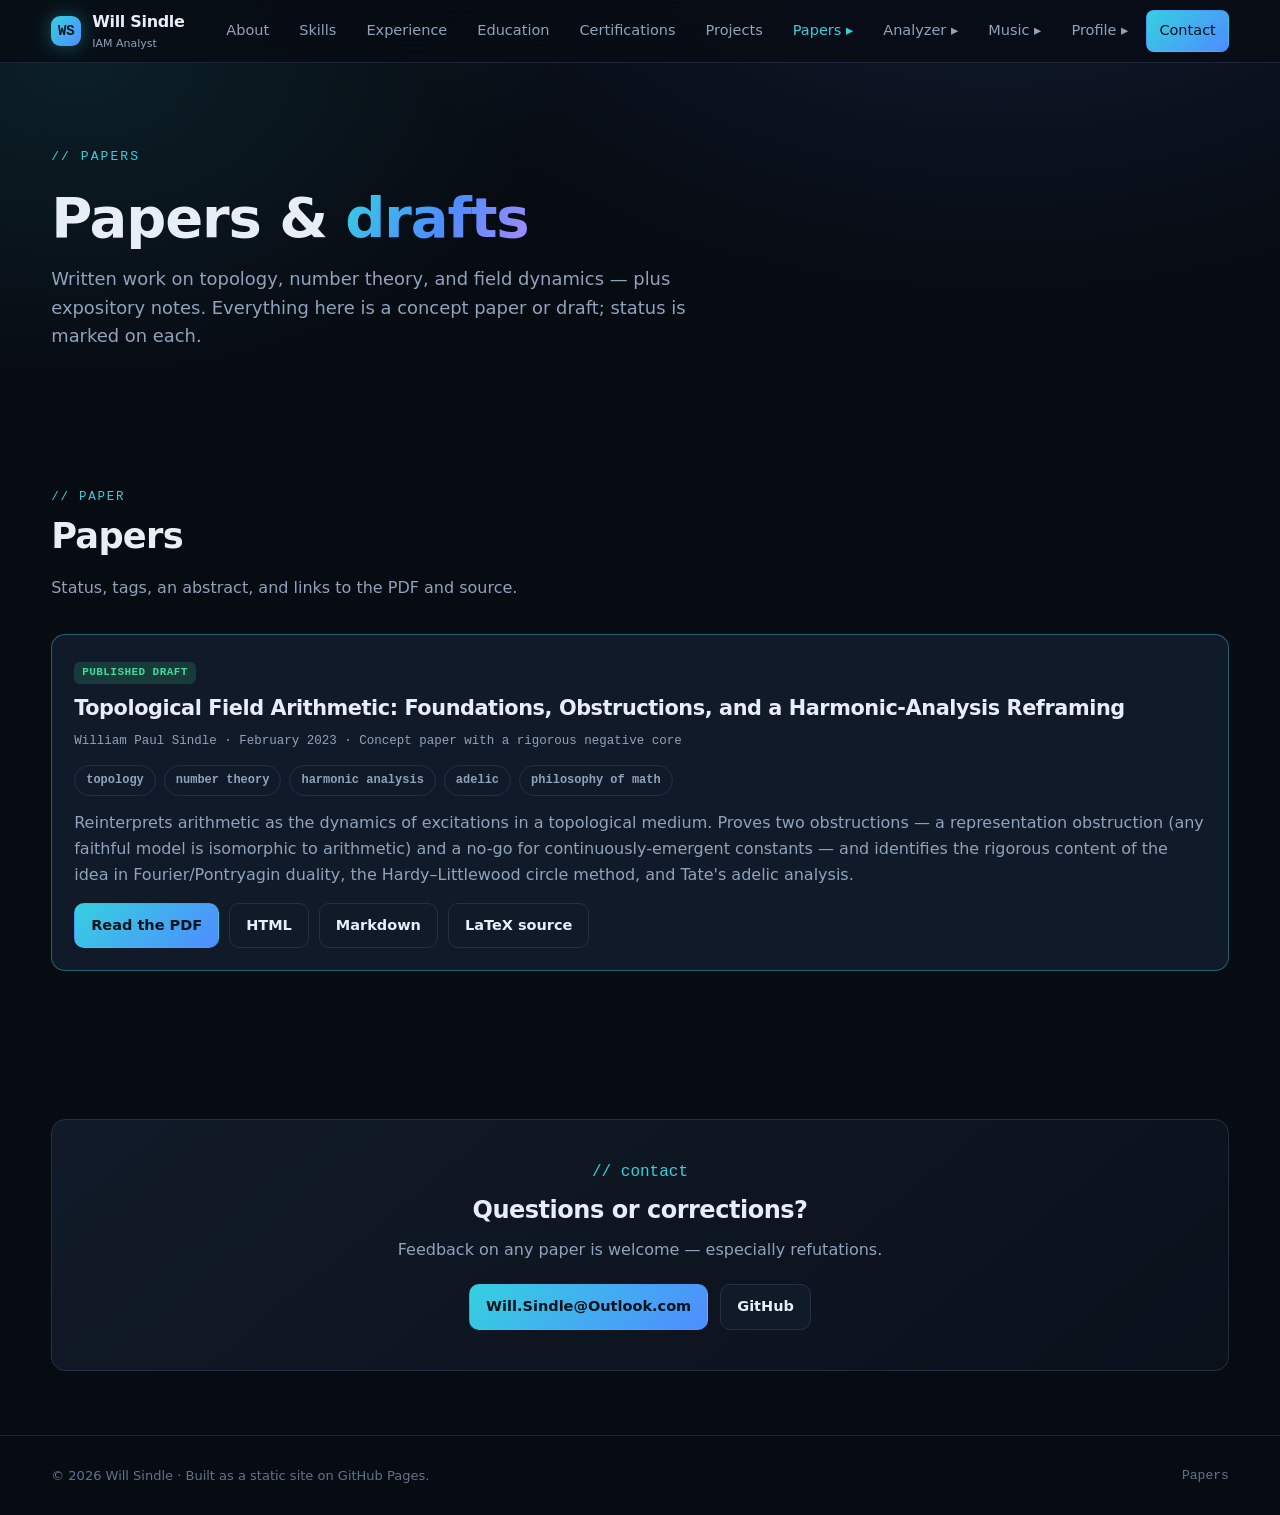
<file: papers/index.html>
<!DOCTYPE html>
<html lang="en">
<head>
<meta charset="utf-8" />
<meta name="viewport" content="width=device-width, initial-scale=1" />
<title>Will Sindle · Papers</title>
<meta name="description" content="Papers and drafts by Will Sindle — including Topological Field Arithmetic: Foundations, Obstructions, and a Harmonic-Analysis Reframing." />
<meta property="og:title" content="Will Sindle · Papers" />
<meta property="og:description" content="Papers and drafts: topology, number theory, and field dynamics." />
<meta property="og:type" content="website" />
<link rel="stylesheet" href="../assets/css/style.css" />
<link rel="icon" href="data:image/svg+xml,%3Csvg xmlns='http://www.w3.org/2000/svg' viewBox='0 0 100 100'%3E%3Crect width='100' height='100' rx='22' fill='%23070b12'/%3E%3Ctext x='50' y='68' font-size='54' text-anchor='middle' fill='%2335d0e0' font-family='monospace' font-weight='bold'%3EWS%3C/text%3E%3C/svg%3E" />
<style>
  .paper-meta { font-family: var(--mono); font-size: 12.5px; color: var(--muted); margin: 6px 0 14px; }
  .paper h3 { font-size: 1.3rem; }
  .paper .abstract { color: var(--muted); }
  .paper .actions { display: flex; flex-wrap: wrap; gap: 10px; margin-top: 16px; }
  .status-live { background: rgba(61, 220, 151, 0.16); color: var(--green); }
</style>
</head>
<body>
<nav class="nav">
  <div class="wrap nav-inner">
    <a class="brand" href="../index.html">
      <span class="mark">WS</span>
      <span>Will Sindle<small>IAM Analyst</small></span>
    </a>
    <div class="nav-links" id="navLinks">
      <a href="../index.html#about">About</a>
      <a href="../index.html#skills">Skills</a>
      <a href="../index.html#experience">Experience</a>
      <a href="../index.html#education">Education</a>
      <a href="../index.html#certifications">Certifications</a>
      <a href="../index.html#projects">Projects</a>
      <a href="index.html" style="color:var(--accent)">Papers ▸</a>
      <a href="../analyzer/index.html">Analyzer ▸</a>
      <a href="../music/index.html">Music ▸</a>
      <a href="../profile/index.html">Profile ▸</a>
      <a class="btn btn-sm btn-primary" href="mailto:Will.Sindle@Outlook.com">Contact</a>
    </div>
    <button class="nav-toggle" id="navToggle" aria-label="Menu">☰</button>
  </div>
</nav>

<header class="hero">
  <div class="wrap">
    <div class="eyebrow">// papers</div>
    <h1>Papers &amp; <span class="grad">drafts</span></h1>
    <p class="lede">
      Written work on topology, number theory, and field dynamics — plus expository
      notes. Everything here is a concept paper or draft; status is marked on each.
    </p>
  </div>
</header>

<main>
  <section id="papers">
    <div class="wrap reveal">
      <div class="section-head">
        <div class="kicker">// paper</div>
        <h2>Papers</h2>
        <p>Status, tags, an abstract, and links to the PDF and source.</p>
      </div>

      <div class="card paper" style="margin-bottom:20px;border-color:rgba(53,208,224,.4)">
        <span class="badge status-live">Published draft</span>
        <h3 style="margin-top:12px">Topological Field Arithmetic: Foundations, Obstructions, and a Harmonic-Analysis Reframing</h3>
        <div class="paper-meta">William Paul Sindle · February 2023 · Concept paper with a rigorous negative core</div>
        <div class="skill-tags" style="margin-bottom:14px">
          <span class="chip">topology</span>
          <span class="chip">number theory</span>
          <span class="chip">harmonic analysis</span>
          <span class="chip">adelic</span>
          <span class="chip">philosophy of math</span>
        </div>
        <p class="abstract">
          Reinterprets arithmetic as the dynamics of excitations in a topological medium.
          Proves two obstructions — a representation obstruction (any faithful model is
          isomorphic to arithmetic) and a no-go for continuously-emergent constants — and
          identifies the rigorous content of the idea in Fourier/Pontryagin duality, the
          Hardy–Littlewood circle method, and Tate's adelic analysis.
        </p>
        <div class="actions">
          <a class="btn btn-primary" href="topological-field-arithmetic.pdf">Read the PDF</a>
          <a class="btn" href="topological-field-arithmetic.html">HTML</a>
          <a class="btn" href="topological-field-arithmetic.md">Markdown</a>
          <a class="btn" href="topological-field-arithmetic.tex">LaTeX source</a>
        </div>
      </div>
    </div>
  </section>

  <section id="contact">
    <div class="wrap reveal">
      <div class="contact-card">
        <div class="kicker mono" style="color:var(--accent)">// contact</div>
        <h2 style="margin-top:10px">Questions or corrections?</h2>
        <p class="muted" style="max-width:56ch;margin:0 auto">Feedback on any paper is welcome — especially refutations.</p>
        <div class="contact-links">
          <a class="btn btn-primary" href="mailto:Will.Sindle@Outlook.com">Will.Sindle@Outlook.com</a>
          <a class="btn" href="https://github.com/arcstel" target="_blank" rel="noopener">GitHub</a>
        </div>
      </div>
    </div>
  </section>
</main>

<footer>
  <div class="wrap footer-inner">
    <span>© <span id="year"></span> Will Sindle · Built as a static site on GitHub Pages.</span>
    <span class="mono">Papers</span>
  </div>
</footer>

<script>
  document.getElementById("year").textContent = new Date().getFullYear();
  (function () {
    var toggle = document.getElementById("navToggle");
    var links = document.getElementById("navLinks");
    if (toggle && links) {
      toggle.addEventListener("click", function () { links.classList.toggle("open"); });
      links.addEventListener("click", function (e) { if (e.target.tagName === "A") links.classList.remove("open"); });
    }
  })();
  (function () {
    var io = new IntersectionObserver(function (entries) {
      entries.forEach(function (e) { if (e.isIntersecting) { e.target.classList.add("in"); io.unobserve(e.target); } });
    }, { threshold: 0.12 });
    document.querySelectorAll(".reveal").forEach(function (el) { io.observe(el); });
  })();
</script>
</body>
</html>
</file>
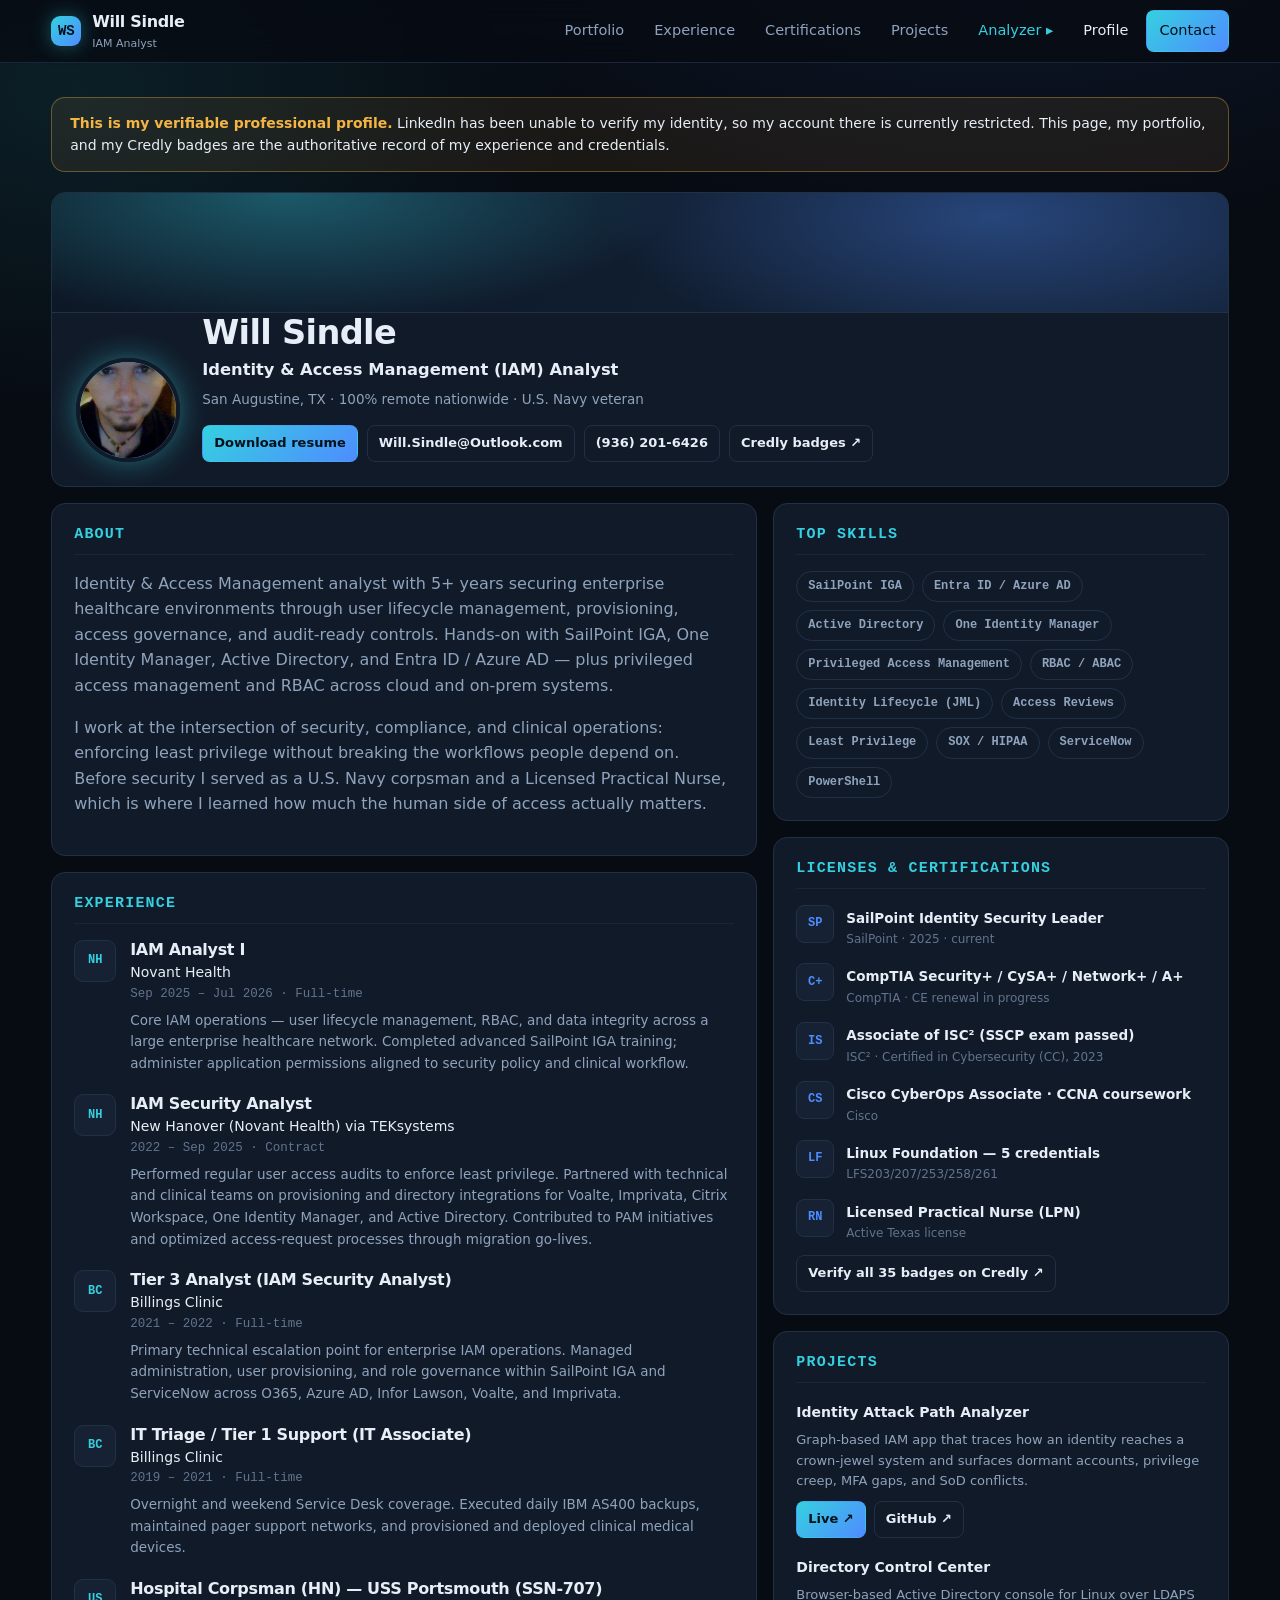
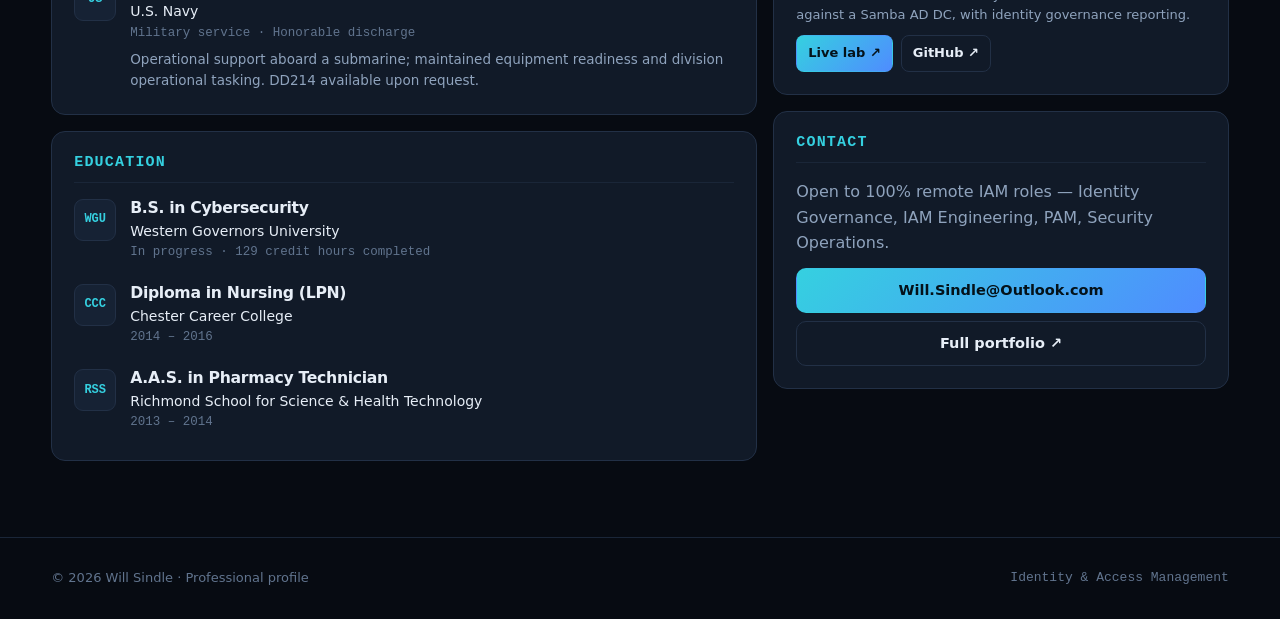
<file: profile/index.html>
<!DOCTYPE html>
<html lang="en">
<head>
<meta charset="utf-8" />
<meta name="viewport" content="width=device-width, initial-scale=1" />
<title>Professional Profile · Will Sindle · IAM Analyst</title>
<meta name="description" content="Verifiable professional profile for Will Sindle — Identity & Access Management Analyst with 5+ years in enterprise healthcare IAM. Experience, certifications, skills, and resume download." />
<meta name="og:title" content="Will Sindle · IAM Analyst · Professional Profile" />
<meta name="og:description" content="Verifiable professional profile: 5+ years IAM, SailPoint IGA, Entra ID, PAM. Certifications, experience, and resume." />
<meta name="og:type" content="profile" />
<link rel="stylesheet" href="../assets/css/style.css" />
<link rel="stylesheet" href="profile.css" />
<link rel="icon" href="data:image/svg+xml,%3Csvg xmlns='http://www.w3.org/2000/svg' viewBox='0 0 100 100'%3E%3Crect width='100' height='100' rx='22' fill='%23070b12'/%3E%3Ctext x='50' y='68' font-size='54' text-anchor='middle' fill='%2335d0e0' font-family='monospace' font-weight='bold'%3EWS%3C/text%3E%3C/svg%3E" />
<script type="application/ld+json">
{
  "@context": "https://schema.org",
  "@type": "Person",
  "name": "Will Sindle",
  "jobTitle": "Identity & Access Management (IAM) Analyst",
  "email": "Will.Sindle@Outlook.com",
  "telephone": "+1-936-201-6426",
  "address": { "@type": "PostalAddress", "addressLocality": "San Augustine", "addressRegion": "TX", "addressCountry": "US" },
  "url": "https://arcstel.github.io/profile/",
  "sameAs": [
    "https://github.com/arcstel",
    "https://credly.com/users/william-sindle",
    "https://arcstel.github.io/"
  ],
  "knowsAbout": ["Identity and Access Management", "SailPoint IGA", "Active Directory", "Microsoft Entra ID", "Privileged Access Management", "RBAC", "Identity Governance"],
  "alumniOf": [
    { "@type": "EducationalOrganization", "name": "Western Governors University" },
    { "@type": "EducationalOrganization", "name": "Chester Career College" }
  ]
}
</script>
</head>
<body class="profile-body">
<nav class="nav">
  <div class="wrap nav-inner">
    <a class="brand" href="../index.html">
      <span class="mark">WS</span>
      <span>Will Sindle<small>IAM Analyst</small></span>
    </a>
    <div class="nav-links" id="navLinks">
      <a href="../index.html#about">Portfolio</a>
      <a href="../index.html#experience">Experience</a>
      <a href="../index.html#certifications">Certifications</a>
      <a href="../index.html#projects">Projects</a>
      <a href="../analyzer/index.html" style="color:var(--accent)">Analyzer ▸</a>
      <a href="./index.html" style="color:var(--text)">Profile</a>
      <a class="btn btn-sm btn-primary" href="#contact">Contact</a>
    </div>
    <button class="nav-toggle" id="navToggle" aria-label="Menu">☰</button>
  </div>
</nav>

<main class="profile-main">
  <div class="wrap">

    <div class="profile-note reveal">
      <b>This is my verifiable professional profile.</b>
      LinkedIn has been unable to verify my identity, so my account there is currently restricted.
      This page, my portfolio, and my Credly badges are the authoritative record of my experience and credentials.
    </div>

    <header class="p-card p-identity reveal">
      <div class="p-cover"></div>
      <div class="p-identity-body">
        <div class="p-avatar"><img src="headshot.jpg" alt="William Paul Sindle" /></div>
        <div class="p-identity-info">
          <h1>Will Sindle</h1>
          <div class="p-headline">Identity &amp; Access Management (IAM) Analyst</div>
          <div class="p-sub">San Augustine, TX · 100% remote nationwide · U.S. Navy veteran</div>
          <div class="p-actions">
            <a class="btn btn-primary btn-sm" href="Will_Sindle_Resume.pdf" download>Download resume</a>
            <a class="btn btn-sm" href="mailto:Will.Sindle@Outlook.com">Will.Sindle@Outlook.com</a>
            <a class="btn btn-sm" href="tel:+19362016426">(936) 201-6426</a>
            <a class="btn btn-sm" href="https://credly.com/users/william-sindle" target="_blank" rel="noopener">Credly badges ↗</a>
          </div>
        </div>
      </div>
    </header>

    <div class="p-grid">
      <div class="p-col">

        <section class="p-card reveal">
          <h2>About</h2>
          <p class="muted">
            Identity &amp; Access Management analyst with 5+ years securing enterprise healthcare
            environments through user lifecycle management, provisioning, access governance, and
            audit-ready controls. Hands-on with SailPoint IGA, One Identity Manager, Active Directory,
            and Entra ID / Azure AD — plus privileged access management and RBAC across cloud and
            on-prem systems.
          </p>
          <p class="muted">
            I work at the intersection of security, compliance, and clinical operations: enforcing
            least privilege without breaking the workflows people depend on. Before security I served
            as a U.S. Navy corpsman and a Licensed Practical Nurse, which is where I learned how much
            the human side of access actually matters.
          </p>
        </section>

        <section class="p-card reveal">
          <h2>Experience</h2>
          <div class="p-timeline">
            <div class="p-job">
              <div class="p-job-logo">NH</div>
              <div>
                <h3>IAM Analyst I</h3>
                <div class="p-job-org">Novant Health</div>
                <div class="p-job-dates">Sep 2025 – Jul 2026 · Full-time</div>
                <p class="muted">Core IAM operations — user lifecycle management, RBAC, and data integrity across a large enterprise healthcare network. Completed advanced SailPoint IGA training; administer application permissions aligned to security policy and clinical workflow.</p>
              </div>
            </div>
            <div class="p-job">
              <div class="p-job-logo">NH</div>
              <div>
                <h3>IAM Security Analyst</h3>
                <div class="p-job-org">New Hanover (Novant Health) via TEKsystems</div>
                <div class="p-job-dates">2022 – Sep 2025 · Contract</div>
                <p class="muted">Performed regular user access audits to enforce least privilege. Partnered with technical and clinical teams on provisioning and directory integrations for Voalte, Imprivata, Citrix Workspace, One Identity Manager, and Active Directory. Contributed to PAM initiatives and optimized access-request processes through migration go-lives.</p>
              </div>
            </div>
            <div class="p-job">
              <div class="p-job-logo">BC</div>
              <div>
                <h3>Tier 3 Analyst (IAM Security Analyst)</h3>
                <div class="p-job-org">Billings Clinic</div>
                <div class="p-job-dates">2021 – 2022 · Full-time</div>
                <p class="muted">Primary technical escalation point for enterprise IAM operations. Managed administration, user provisioning, and role governance within SailPoint IGA and ServiceNow across O365, Azure AD, Infor Lawson, Voalte, and Imprivata.</p>
              </div>
            </div>
            <div class="p-job">
              <div class="p-job-logo">BC</div>
              <div>
                <h3>IT Triage / Tier 1 Support (IT Associate)</h3>
                <div class="p-job-org">Billings Clinic</div>
                <div class="p-job-dates">2019 – 2021 · Full-time</div>
                <p class="muted">Overnight and weekend Service Desk coverage. Executed daily IBM AS400 backups, maintained pager support networks, and provisioned and deployed clinical medical devices.</p>
              </div>
            </div>
            <div class="p-job">
              <div class="p-job-logo">US</div>
              <div>
                <h3>Hospital Corpsman (HN) — USS Portsmouth (SSN-707)</h3>
                <div class="p-job-org">U.S. Navy</div>
                <div class="p-job-dates">Military service · Honorable discharge</div>
                <p class="muted">Operational support aboard a submarine; maintained equipment readiness and division operational tasking. DD214 available upon request.</p>
              </div>
            </div>
          </div>
        </section>

        <section class="p-card reveal">
          <h2>Education</h2>
          <div class="p-edu">
            <div class="p-job-logo">WGU</div>
            <div>
              <h3>B.S. in Cybersecurity</h3>
              <div class="p-job-org">Western Governors University</div>
              <div class="p-job-dates">In progress · 129 credit hours completed</div>
            </div>
          </div>
          <div class="p-edu">
            <div class="p-job-logo">CCC</div>
            <div>
              <h3>Diploma in Nursing (LPN)</h3>
              <div class="p-job-org">Chester Career College</div>
              <div class="p-job-dates">2014 – 2016</div>
            </div>
          </div>
          <div class="p-edu">
            <div class="p-job-logo">RSS</div>
            <div>
              <h3>A.A.S. in Pharmacy Technician</h3>
              <div class="p-job-org">Richmond School for Science &amp; Health Technology</div>
              <div class="p-job-dates">2013 – 2014</div>
            </div>
          </div>
        </section>

      </div>

      <aside class="p-col">
        <section class="p-card reveal">
          <h2>Top skills</h2>
          <div class="skill-tags">
            <span class="chip">SailPoint IGA</span>
            <span class="chip">Entra ID / Azure AD</span>
            <span class="chip">Active Directory</span>
            <span class="chip">One Identity Manager</span>
            <span class="chip">Privileged Access Management</span>
            <span class="chip">RBAC / ABAC</span>
            <span class="chip">Identity Lifecycle (JML)</span>
            <span class="chip">Access Reviews</span>
            <span class="chip">Least Privilege</span>
            <span class="chip">SOX / HIPAA</span>
            <span class="chip">ServiceNow</span>
            <span class="chip">PowerShell</span>
          </div>
        </section>

        <section class="p-card reveal">
          <h2>Licenses &amp; certifications</h2>
          <div class="p-cert">
            <div class="p-cert-icon">SP</div>
            <div><b>SailPoint Identity Security Leader</b><div class="dim">SailPoint · 2025 · current</div></div>
          </div>
          <div class="p-cert">
            <div class="p-cert-icon">C+</div>
            <div><b>CompTIA Security+ / CySA+ / Network+ / A+</b><div class="dim">CompTIA · CE renewal in progress</div></div>
          </div>
          <div class="p-cert">
            <div class="p-cert-icon">IS</div>
            <div><b>Associate of ISC² (SSCP exam passed)</b><div class="dim">ISC² · Certified in Cybersecurity (CC), 2023</div></div>
          </div>
          <div class="p-cert">
            <div class="p-cert-icon">CS</div>
            <div><b>Cisco CyberOps Associate · CCNA coursework</b><div class="dim">Cisco</div></div>
          </div>
          <div class="p-cert">
            <div class="p-cert-icon">LF</div>
            <div><b>Linux Foundation — 5 credentials</b><div class="dim">LFS203/207/253/258/261</div></div>
          </div>
          <div class="p-cert">
            <div class="p-cert-icon">RN</div>
            <div><b>Licensed Practical Nurse (LPN)</b><div class="dim">Active Texas license</div></div>
          </div>
          <a class="btn btn-sm" style="margin-top:12px" href="https://credly.com/users/william-sindle" target="_blank" rel="noopener">Verify all 35 badges on Credly ↗</a>
        </section>

        <section class="p-card reveal">
          <h2>Projects</h2>
          <div class="p-project">
            <b>Identity Attack Path Analyzer</b>
            <p class="muted">Graph-based IAM app that traces how an identity reaches a crown-jewel system and surfaces dormant accounts, privilege creep, MFA gaps, and SoD conflicts.</p>
            <div class="p-project-links">
              <a class="btn btn-sm btn-primary" href="../analyzer/index.html">Live ↗</a>
              <a class="btn btn-sm" href="https://github.com/arcstel" target="_blank" rel="noopener">GitHub ↗</a>
            </div>
          </div>
          <div class="p-project">
            <b>Directory Control Center</b>
            <p class="muted">Browser-based Active Directory console for Linux over LDAPS against a Samba AD DC, with identity governance reporting.</p>
            <div class="p-project-links">
              <a class="btn btn-sm btn-primary" href="https://codespaces.new/arcstel/directory-console" target="_blank" rel="noopener">Live lab ↗</a>
              <a class="btn btn-sm" href="https://github.com/arcstel/directory-console" target="_blank" rel="noopener">GitHub ↗</a>
            </div>
          </div>
        </section>

        <section class="p-card reveal" id="contact">
          <h2>Contact</h2>
          <p class="muted" style="margin-bottom:12px">Open to 100% remote IAM roles — Identity Governance, IAM Engineering, PAM, Security Operations.</p>
          <a class="btn btn-primary" style="width:100%" href="mailto:Will.Sindle@Outlook.com">Will.Sindle@Outlook.com</a>
          <a class="btn" style="width:100%;margin-top:8px" href="../index.html">Full portfolio ↗</a>
        </section>
      </aside>
    </div>

  </div>
</main>

<footer>
  <div class="wrap footer-inner">
    <span>© <span id="year"></span> Will Sindle · Professional profile</span>
    <span class="mono">Identity &amp; Access Management</span>
  </div>
</footer>

<script>
  document.getElementById("year").textContent = new Date().getFullYear();
  var t = document.getElementById("navToggle");
  if (t) t.addEventListener("click", function () { document.getElementById("navLinks").classList.toggle("open"); });

  // Reveal animations (page uses .reveal which is opacity:0 until .in is added)
  (function () {
    var els = document.querySelectorAll(".reveal");
    if (!("IntersectionObserver" in window)) {
      Array.prototype.forEach.call(els, function (el) { el.classList.add("in"); });
      return;
    }
    var io = new IntersectionObserver(function (entries) {
      entries.forEach(function (e) {
        if (e.isIntersecting) { e.target.classList.add("in"); io.unobserve(e.target); }
      });
    }, { threshold: 0.05 });
    Array.prototype.forEach.call(els, function (el) { io.observe(el); });
  })();
</script>
</body>
</html>
</file>
<file: assets/css/style.css>
:root {
  --bg: #070b12;
  --bg-2: #0b111b;
  --surface: #111a28;
  --surface-2: #162234;
  --border: #223046;
  --border-soft: #1a2638;
  --text: #e7eef7;
  --muted: #8fa3bd;
  --dim: #61748e;
  --accent: #35d0e0;
  --accent-2: #4f8cff;
  --green: #3ddc97;
  --amber: #f5b544;
  --red: #ff6b6b;
  --purple: #a78bfa;
  --pink: #f472b6;
  --user: #4f8cff;
  --group: #3ddc97;
  --role: #f5b544;
  --ent: #ff6b6b;
  --app: #35d0e0;
  --radius: 14px;
  --radius-sm: 9px;
  --mono: ui-monospace, "SFMono-Regular", "JetBrains Mono", "Fira Code", Menlo, Consolas, monospace;
  --sans: "Inter", ui-sans-serif, system-ui, -apple-system, "Segoe UI", Roboto, Helvetica, Arial, sans-serif;
  --shadow: 0 18px 50px -20px rgba(0, 0, 0, 0.85);
}

* { box-sizing: border-box; }
html { scroll-behavior: smooth; }
body {
  margin: 0;
  background:
    radial-gradient(1100px 700px at 78% -8%, rgba(79, 140, 255, 0.14), transparent 60%),
    radial-gradient(900px 600px at 6% 4%, rgba(53, 208, 224, 0.10), transparent 55%),
    var(--bg);
  color: var(--text);
  font-family: var(--sans);
  font-size: 16px;
  line-height: 1.6;
  -webkit-font-smoothing: antialiased;
  overflow-x: hidden;
}
a { color: var(--accent); text-decoration: none; }
a:hover { text-decoration: underline; }
h1, h2, h3, h4 { line-height: 1.2; margin: 0 0 .5em; font-weight: 700; letter-spacing: -0.02em; }
p { margin: 0 0 1em; }
code, .mono { font-family: var(--mono); }
::selection { background: rgba(53, 208, 224, 0.3); }

.wrap { width: min(1180px, 92vw); margin: 0 auto; }
.muted { color: var(--muted); }
.dim { color: var(--dim); }
.center { text-align: center; }
.hidden { display: none !important; }

/* ---------------------------------------------------------------- nav */
.nav {
  position: sticky; top: 0; z-index: 60;
  backdrop-filter: blur(14px);
  background: rgba(7, 11, 18, 0.78);
  border-bottom: 1px solid var(--border-soft);
}
.nav-inner { display: flex; align-items: center; gap: 18px; height: 62px; }
.brand { display: flex; align-items: center; gap: 11px; font-weight: 800; letter-spacing: -0.02em; color: var(--text); }
.brand:hover { text-decoration: none; }
.brand .mark {
  width: 30px; height: 30px; border-radius: 9px; display: grid; place-items: center;
  background: linear-gradient(135deg, var(--accent), var(--accent-2));
  color: #04121a; font-family: var(--mono); font-weight: 800; font-size: 14px;
  box-shadow: 0 0 22px -4px rgba(53, 208, 224, 0.7);
}
.brand small { display: block; font-size: 11px; color: var(--muted); font-weight: 500; letter-spacing: 0; }
.nav-links { margin-left: auto; display: flex; align-items: center; gap: 6px; }
.nav-links a { color: var(--muted); padding: 8px 12px; border-radius: 8px; font-size: 14.5px; font-weight: 500; }
.nav-links a:hover { color: var(--text); background: var(--surface); text-decoration: none; }
.nav-links a.btn-primary, .nav-links a.btn-primary:hover { color: #04121a; }
.nav-links a.btn-primary:hover { background: linear-gradient(135deg, var(--accent), var(--accent-2)); }
.nav-toggle { display: none; background: none; border: 1px solid var(--border); color: var(--text); border-radius: 8px; padding: 7px 10px; cursor: pointer; }

/* -------------------------------------------------------------- buttons */
.btn {
  display: inline-flex; align-items: center; gap: 8px; justify-content: center;
  padding: 10px 16px; border-radius: 10px; font-weight: 600; font-size: 14.5px;
  border: 1px solid var(--border); background: var(--surface); color: var(--text);
  cursor: pointer; transition: .16s ease; font-family: inherit; white-space: nowrap;
}
.btn:hover { border-color: var(--accent); color: var(--text); transform: translateY(-1px); text-decoration: none; }
.btn-primary { background: linear-gradient(135deg, var(--accent), var(--accent-2)); border-color: transparent; color: #04121a; }
.btn-primary:hover { color: #04121a; box-shadow: 0 10px 30px -12px rgba(53, 208, 224, 0.8); }
.btn-ghost { background: transparent; }
.btn-sm { padding: 7px 11px; font-size: 13px; border-radius: 8px; }
.btn:disabled { opacity: .45; cursor: not-allowed; transform: none; }

/* flagship project */
.flagship { display: grid; grid-template-columns: 1.4fr 1fr; gap: 26px; align-items: center; margin-bottom: 24px; border-color: rgba(53, 208, 224, .4); }
.cursor { color: var(--accent); animation: blink 1.05s step-end infinite; }
@keyframes blink { 50% { opacity: 0; } }
@media (max-width: 820px) { .flagship { grid-template-columns: 1fr; } }

/* --------------------------------------------------------------- chips */
.chip {
  display: inline-flex; align-items: center; gap: 6px;
  padding: 5px 11px; border-radius: 999px; font-size: 12.5px; font-weight: 600;
  border: 1px solid var(--border); background: var(--surface); color: var(--muted);
  cursor: default; font-family: var(--mono);
}
.chip[data-filter] { cursor: pointer; }
.chip[data-filter]:hover { border-color: var(--accent); color: var(--text); }
.chip.active { background: rgba(53, 208, 224, 0.14); border-color: var(--accent); color: var(--accent); }
.dot { width: 8px; height: 8px; border-radius: 50%; display: inline-block; }

.badge {
  display: inline-block; padding: 2px 8px; border-radius: 6px; font-size: 11px;
  font-weight: 700; font-family: var(--mono); text-transform: uppercase; letter-spacing: .04em;
}
.sev-critical { background: rgba(255, 107, 107, 0.16); color: var(--red); }
.sev-high { background: rgba(245, 181, 68, 0.16); color: var(--amber); }
.sev-medium { background: rgba(79, 140, 255, 0.16); color: var(--accent-2); }
.sev-low { background: rgba(143, 163, 189, 0.16); color: var(--muted); }

/* ---------------------------------------------------------------- hero */
.hero { padding: 84px 0 54px; position: relative; }
.hero-grid { display: grid; grid-template-columns: 1.35fr .65fr; gap: 42px; align-items: center; }
.eyebrow { font-family: var(--mono); color: var(--accent); font-size: 13px; letter-spacing: .16em; text-transform: uppercase; margin-bottom: 16px; }
.hero h1 { font-size: clamp(2.1rem, 5vw, 3.5rem); margin-bottom: 14px; }
.hero h1 .grad { background: linear-gradient(120deg, var(--accent), var(--accent-2) 55%, var(--purple)); -webkit-background-clip: text; background-clip: text; color: transparent; }
.hero .lede { font-size: 1.12rem; color: var(--muted); max-width: 60ch; }
.hero-cta { display: flex; flex-wrap: wrap; gap: 12px; margin-top: 26px; }
.hero-stats { display: flex; flex-wrap: wrap; gap: 22px; margin-top: 30px; }
.hero-stat b { display: block; font-size: 1.5rem; color: var(--text); letter-spacing: -0.02em; }
.hero-stat span { font-size: 12.5px; color: var(--muted); }
.hero-card {
  border: 1px solid var(--border); background: linear-gradient(180deg, var(--surface), var(--bg-2));
  border-radius: var(--radius); padding: 20px; box-shadow: var(--shadow);
}
.term { font-family: var(--mono); font-size: 12.5px; line-height: 1.8; }
.term .bar { display: flex; gap: 6px; margin-bottom: 12px; }
.term .bar i { width: 10px; height: 10px; border-radius: 50%; background: var(--border); }
.term .bar i:nth-child(1) { background: #ff5f56; } .term .bar i:nth-child(2) { background: #ffbd2e; } .term .bar i:nth-child(3) { background: #27c93f; }
.term .p { color: var(--accent); } .term .ok { color: var(--green); } .term .warn { color: var(--amber); } .term .err { color: var(--red); } .term .c { color: var(--dim); }

/* ------------------------------------------------------------ sections */
section { padding: 64px 0; }
.section-head { margin-bottom: 34px; }
.section-head .kicker { font-family: var(--mono); color: var(--accent); font-size: 12.5px; letter-spacing: .14em; text-transform: uppercase; }
.section-head h2 { font-size: clamp(1.6rem, 3vw, 2.2rem); margin-top: 8px; }
.section-head p { color: var(--muted); max-width: 68ch; margin-top: 6px; }
.divider { height: 1px; background: linear-gradient(90deg, transparent, var(--border), transparent); }

/* ---------------------------------------------------------------- cards */
.card {
  border: 1px solid var(--border); background: var(--surface); border-radius: var(--radius);
  padding: 22px; transition: .2s ease;
}
.card:hover { border-color: #2f4059; transform: translateY(-2px); }
.grid-2 { display: grid; grid-template-columns: 1fr 1fr; gap: 18px; }
.grid-3 { display: grid; grid-template-columns: repeat(3, 1fr); gap: 18px; }
.grid-auto { display: grid; grid-template-columns: repeat(auto-fill, minmax(260px, 1fr)); gap: 16px; }

/* skills */
.skill-groups { display: grid; grid-template-columns: 1fr 1fr; gap: 22px; }
.skill-cat h4 { font-size: 13px; font-family: var(--mono); color: var(--accent); text-transform: uppercase; letter-spacing: .08em; margin-bottom: 12px; }
.skill-tags { display: flex; flex-wrap: wrap; gap: 8px; }
.skill-tags .chip { font-size: 12px; }

/* experience timeline */
.timeline { position: relative; padding-left: 28px; }
.timeline::before { content: ""; position: absolute; left: 7px; top: 6px; bottom: 6px; width: 2px; background: linear-gradient(180deg, var(--accent), var(--border)); }
.tl-item { position: relative; padding: 0 0 30px 8px; }
.tl-item::before { content: ""; position: absolute; left: -28px; top: 6px; width: 14px; height: 14px; border-radius: 50%; background: var(--bg); border: 3px solid var(--accent); box-shadow: 0 0 0 4px rgba(53, 208, 224, 0.08); }
.tl-item h3 { font-size: 1.08rem; margin-bottom: 2px; }
.tl-meta { font-family: var(--mono); font-size: 12.5px; color: var(--muted); margin-bottom: 10px; }
.tl-item ul { margin: 8px 0 0; padding-left: 18px; color: var(--muted); font-size: 14.5px; }
.tl-item li { margin-bottom: 5px; }
.company { color: var(--accent-2); font-weight: 600; }

/* education */
.edu-card { display: flex; gap: 16px; align-items: flex-start; }
.edu-icon { flex: 0 0 44px; width: 44px; height: 44px; border-radius: 11px; display: grid; place-items: center; background: var(--surface-2); border: 1px solid var(--border); font-size: 20px; }
.edu-card h3 { font-size: 1rem; margin-bottom: 3px; }
.edu-card .meta { font-family: var(--mono); font-size: 12px; color: var(--muted); }
.progress { height: 6px; background: var(--surface-2); border-radius: 999px; overflow: hidden; margin-top: 10px; }
.progress i { display: block; height: 100%; background: linear-gradient(90deg, var(--accent), var(--accent-2)); }

/* certs */
.cert-cat { margin-bottom: 22px; }
.cert-cat h4 { font-family: var(--mono); font-size: 12.5px; text-transform: uppercase; letter-spacing: .08em; color: var(--accent); margin-bottom: 10px; }
.cert-list { display: flex; flex-wrap: wrap; gap: 8px; }
.cert { display: inline-flex; align-items: center; gap: 7px; padding: 6px 12px; border-radius: 999px; background: var(--surface); border: 1px solid var(--border); font-size: 13px; }
.cert::before { content: "✓"; color: var(--green); font-weight: 800; font-size: 11px; }

/* repos */
.repo { display: flex; flex-direction: column; gap: 10px; }
.repo h3 { font-size: 1rem; margin: 0; }
.repo .desc { font-size: 13.5px; color: var(--muted); flex: 1; min-height: 38px; }
.repo .foot { display: flex; align-items: center; gap: 14px; font-family: var(--mono); font-size: 12px; color: var(--muted); }
.repo .lang { display: flex; align-items: center; gap: 6px; }
.repo .lang i { width: 10px; height: 10px; border-radius: 50%; }
.repo-actions { display: flex; gap: 10px; flex-wrap: wrap; }
.repo-skeleton { height: 128px; border-radius: var(--radius); background: linear-gradient(100deg, var(--surface) 30%, var(--surface-2) 50%, var(--surface) 70%); background-size: 200% 100%; animation: shimmer 1.4s infinite; border: 1px solid var(--border); }
@keyframes shimmer { to { background-position: -200% 0; } }

/* contact */
.contact-card { border: 1px solid var(--border); border-radius: var(--radius); padding: 40px; background: linear-gradient(140deg, var(--surface), var(--bg-2)); text-align: center; }
.contact-links { display: flex; flex-wrap: wrap; gap: 12px; justify-content: center; margin-top: 22px; }

footer { border-top: 1px solid var(--border-soft); padding: 30px 0; color: var(--dim); font-size: 13px; }
.footer-inner { display: flex; justify-content: space-between; flex-wrap: wrap; gap: 12px; }

/* ================================================================ APP */
.app-body { display: flex; flex-direction: column; min-height: 100vh; }
.app-main { flex: 1; width: min(1600px, 97vw); margin: 0 auto; padding: 20px 0 40px; }
.app-head { display: flex; align-items: flex-end; justify-content: space-between; gap: 20px; flex-wrap: wrap; margin-bottom: 18px; }
.app-head h1 { font-size: clamp(1.4rem, 3vw, 2rem); margin: 0; }
.app-head p { color: var(--muted); margin: 6px 0 0; max-width: 72ch; font-size: 14.5px; }

.stat-strip { display: grid; grid-template-columns: repeat(7, 1fr); gap: 12px; margin-bottom: 16px; }
.stat { border: 1px solid var(--border); background: var(--surface); border-radius: var(--radius-sm); padding: 13px 14px; }
.stat b { display: block; font-size: 1.5rem; letter-spacing: -0.02em; font-family: var(--mono); }
.stat span { font-size: 11.5px; color: var(--muted); text-transform: uppercase; letter-spacing: .05em; font-family: var(--mono); }
.stat.alert b { color: var(--red); } .stat.warn b { color: var(--amber); } .stat.ok b { color: var(--green); }

.toolbar {
  display: flex; align-items: center; gap: 10px; flex-wrap: wrap;
  border: 1px solid var(--border); background: var(--surface); border-radius: var(--radius);
  padding: 12px; margin-bottom: 16px;
}
.toolbar .search { position: relative; flex: 1 1 220px; min-width: 180px; }
.toolbar input[type=text], .panel input[type=text] {
  width: 100%; padding: 9px 12px; background: var(--bg); border: 1px solid var(--border);
  border-radius: 9px; color: var(--text); font-family: inherit; font-size: 14px;
}
.toolbar input:focus, .panel input:focus { outline: none; border-color: var(--accent); }
.filter-chips { display: flex; gap: 6px; flex-wrap: wrap; }
.toolbar .spacer { flex: 1; }

.app-grid { display: grid; grid-template-columns: 1fr 400px; gap: 16px; align-items: start; }
.graph-card { position: relative; border: 1px solid var(--border); background: radial-gradient(700px 500px at 30% 10%, rgba(79,140,255,.08), transparent 60%), var(--bg-2); border-radius: var(--radius); overflow: hidden; }
.graph-card svg { display: block; width: 100%; height: 640px; cursor: grab; }
.graph-card svg:active { cursor: grabbing; }
.graph-overlay { position: absolute; inset: 0; pointer-events: none; }
.legend {
  position: absolute; left: 14px; bottom: 14px; display: flex; flex-wrap: wrap; gap: 10px;
  background: rgba(7, 11, 18, 0.82); border: 1px solid var(--border); border-radius: 10px; padding: 9px 12px;
  font-family: var(--mono); font-size: 11.5px; color: var(--muted); backdrop-filter: blur(6px);
}
.legend span { display: flex; align-items: center; gap: 6px; }
.graph-hint {
  position: absolute; right: 14px; top: 14px; background: rgba(7,11,18,.82); border: 1px solid var(--border);
  border-radius: 10px; padding: 8px 12px; font-family: var(--mono); font-size: 11.5px; color: var(--muted); backdrop-filter: blur(6px);
}

/* path finder */
.pathbar { display: flex; gap: 10px; align-items: center; flex-wrap: wrap; border: 1px solid var(--border); background: var(--surface); border-radius: var(--radius); padding: 12px; margin-bottom: 16px; }
.pathbar select { padding: 9px 12px; background: var(--bg); border: 1px solid var(--border); border-radius: 9px; color: var(--text); font-family: var(--mono); font-size: 13px; max-width: 260px; }
.pathbar select:focus { outline: none; border-color: var(--accent); }
.path-result { font-family: var(--mono); font-size: 12.5px; color: var(--muted); flex: 1 1 240px; }
.path-result .node { color: var(--accent); }
.path-result .arrow { color: var(--dim); }

/* panel */
.panel { border: 1px solid var(--border); background: var(--surface); border-radius: var(--radius); overflow: hidden; }
.tabs { display: flex; border-bottom: 1px solid var(--border); }
.tab { flex: 1; padding: 13px 10px; text-align: center; font-size: 13.5px; font-weight: 600; color: var(--muted); cursor: pointer; background: none; border: none; font-family: inherit; }
.tab.active { color: var(--text); box-shadow: inset 0 -2px 0 var(--accent); }
.tab-body { max-height: 560px; overflow-y: auto; }
.finding-list { padding: 8px; }
.finding { border: 1px solid var(--border-soft); border-left: 3px solid var(--border); border-radius: 9px; padding: 11px 12px; margin-bottom: 8px; cursor: pointer; background: var(--bg-2); transition: .15s; }
.finding:hover { border-color: var(--accent); transform: translateX(2px); }
.finding.active { border-color: var(--accent); background: rgba(53,208,224,.07); }
.finding.sev-border-critical { border-left-color: var(--red); }
.finding.sev-border-high { border-left-color: var(--amber); }
.finding.sev-border-medium { border-left-color: var(--accent-2); }
.finding h4 { font-size: 13.5px; margin: 6px 0 4px; }
.finding p { font-size: 12.5px; color: var(--muted); margin: 0; }
.finding .row { display: flex; align-items: center; gap: 8px; }
.finding .cat { font-family: var(--mono); font-size: 10.5px; color: var(--dim); text-transform: uppercase; letter-spacing: .05em; }

.inspector { padding: 18px; }
.inspector h3 { font-size: 1.05rem; margin-bottom: 4px; }
.inspector .sub { font-family: var(--mono); font-size: 12px; color: var(--muted); margin-bottom: 14px; }
.kv { display: grid; grid-template-columns: auto 1fr; gap: 6px 14px; font-size: 13.5px; margin-bottom: 16px; }
.kv dt { color: var(--muted); } .kv dd { margin: 0; text-align: right; font-family: var(--mono); }
.mini-list { display: flex; flex-direction: column; gap: 6px; margin-bottom: 16px; }
.mini-item { display: flex; align-items: center; justify-content: space-between; gap: 10px; padding: 7px 10px; border: 1px solid var(--border-soft); border-radius: 8px; background: var(--bg-2); font-size: 13px; cursor: pointer; }
.mini-item:hover { border-color: var(--accent); }
.mini-item .t { color: var(--muted); font-family: var(--mono); font-size: 12px; }
.riskbar { height: 6px; border-radius: 999px; background: var(--surface-2); overflow: hidden; margin-top: 4px; }
.riskbar i { display: block; height: 100%; }

.empty { padding: 40px 20px; text-align: center; color: var(--dim); font-size: 13.5px; }
.empty .big { font-size: 26px; display: block; margin-bottom: 8px; opacity: .5; }

.tooltip {
  position: fixed; z-index: 100; pointer-events: none; opacity: 0;
  background: rgba(7, 11, 18, 0.96); border: 1px solid var(--border); border-radius: 9px;
  padding: 9px 12px; font-size: 12.5px; max-width: 280px; box-shadow: var(--shadow); transition: opacity .12s;
  font-family: var(--mono);
}
.tooltip b { color: var(--text); }
.tooltip .t { color: var(--muted); }

/* svg graph */
.node circle { stroke: #04070c; stroke-width: 1.5px; cursor: pointer; transition: .15s; }
.node.hl circle { stroke: #fff; stroke-width: 2.5px; }
.node.dim { opacity: .12; }
.node.dim text { opacity: .12; }
.node text { font-family: var(--mono); font-size: 8.5px; fill: var(--muted); pointer-events: none; paint-order: stroke; stroke: #070b12; stroke-width: 3px; stroke-linejoin: round; }
.node.hl text { fill: var(--text); }
.link { stroke: #2b3b52; stroke-width: 1.2px; marker-end: url(#arrow); }
.link.hl { stroke: var(--accent); stroke-width: 2.4px; }
.link.path { stroke: var(--red); stroke-width: 2.6px; }
.link.dim { opacity: .06; }
.app-ring { fill: none; stroke: var(--amber); stroke-width: 1.6px; opacity: .8; }
.app-ring.crit { stroke: var(--red); }

/* reveal */
.reveal { opacity: 0; transform: translateY(16px); transition: .6s cubic-bezier(.2,.7,.2,1); }
.reveal.in { opacity: 1; transform: none; }

/* --------------------------------------------------------------- responsive */
@media (max-width: 1100px) {
  .hero-grid { grid-template-columns: 1fr; }
  .app-grid { grid-template-columns: 1fr; }
  .stat-strip { grid-template-columns: repeat(4, 1fr); }
  .graph-card svg { height: 520px; }
}
@media (max-width: 820px) {
  .nav-links { display: none; }
  .nav-links.open { display: flex; position: absolute; top: 62px; left: 0; right: 0; flex-direction: column; background: var(--bg-2); border-bottom: 1px solid var(--border); padding: 10px; }
  .nav-toggle { display: block; }
  .nav-links.open a { width: 100%; }
  .grid-2, .grid-3, .skill-groups { grid-template-columns: 1fr; }
  .stat-strip { grid-template-columns: repeat(2, 1fr); }
  .hero { padding: 54px 0 34px; }
  section { padding: 46px 0; }
  .contact-card { padding: 26px; }
  .pathbar select { max-width: 100%; flex: 1 1 100%; }
}
</file>
<file: dcc/styles.css>
:root {
  --bg: #0b0f1a;
  --bg-2: #0f1524;
  --surface: #141c2e;
  --surface-2: #1a2438;
  --border: #253048;
  --border-soft: #1c2740;
  --text: #e8eef8;
  --muted: #93a4c0;
  --dim: #64748b;
  --accent: #38bdf8;
  --accent-2: #6366f1;
  --green: #34d399;
  --amber: #fbbf24;
  --red: #f87171;
  --purple: #a78bfa;
  --radius: 13px;
  --mono: ui-monospace, "JetBrains Mono", Menlo, Consolas, monospace;
  --sans: "Inter", ui-sans-serif, system-ui, -apple-system, "Segoe UI", Roboto, sans-serif;
}
* { box-sizing: border-box; }
body { margin: 0; background: var(--bg); color: var(--text); font-family: var(--sans); font-size: 14px; -webkit-font-smoothing: antialiased; }
a { color: var(--accent); text-decoration: none; }
.mono { font-family: var(--mono); }
.muted { color: var(--muted); }
.dim { color: var(--dim); }
h1 { font-size: 1.35rem; margin: 0; letter-spacing: -.02em; }

/* topbar */
.topbar { display: flex; align-items: center; justify-content: space-between; gap: 16px; height: 60px; padding: 0 20px; background: var(--bg-2); border-bottom: 1px solid var(--border); position: sticky; top: 0; z-index: 30; }
.brand { display: flex; align-items: center; gap: 11px; }
.mark { width: 34px; height: 34px; border-radius: 10px; display: grid; place-items: center; background: linear-gradient(135deg, var(--accent), var(--accent-2)); color: #06121c; font-family: var(--mono); font-weight: 800; }
.brand b { display: block; font-size: 14.5px; letter-spacing: -.01em; }
.brand small { color: var(--muted); font-size: 11.5px; }
.topmeta { display: flex; align-items: center; gap: 10px; }
.pill { padding: 5px 11px; border-radius: 999px; font-size: 11.5px; border: 1px solid var(--border); background: var(--surface); color: var(--muted); }
.pill.ok { color: var(--green); border-color: rgba(52,211,153,.4); }
.pill.bad { color: var(--red); border-color: rgba(248,113,113,.4); }
.pill.mock { color: var(--amber); border-color: rgba(251,191,36,.4); }

/* shell */
.shell { display: grid; grid-template-columns: 236px 1fr; min-height: calc(100vh - 60px); }
.sidebar { border-right: 1px solid var(--border); background: var(--bg-2); display: flex; flex-direction: column; }
#nav { display: flex; flex-direction: column; padding: 12px 10px; gap: 3px; flex: 1; }
#nav button { display: flex; align-items: center; gap: 11px; text-align: left; padding: 10px 12px; background: none; border: none; color: var(--muted); font: inherit; font-weight: 550; border-radius: 9px; cursor: pointer; }
#nav button span { width: 18px; text-align: center; opacity: .85; }
#nav button:hover { background: var(--surface); color: var(--text); }
#nav button.active { background: rgba(56,189,248,.12); color: var(--accent); box-shadow: inset 0 0 0 1px rgba(56,189,248,.3); }
.sidefoot { padding: 14px; font-size: 11px; color: var(--dim); border-top: 1px solid var(--border-soft); }

.content { padding: 24px 26px 60px; max-width: 1400px; }
.viewhead { display: flex; align-items: flex-end; justify-content: space-between; gap: 16px; margin-bottom: 20px; flex-wrap: wrap; }
.viewhead p { margin: 5px 0 0; font-size: 13.5px; }
.viewactions { display: flex; gap: 8px; }

/* buttons */
.btn { display: inline-flex; align-items: center; gap: 7px; padding: 9px 14px; border-radius: 9px; border: 1px solid var(--border); background: var(--surface); color: var(--text); font: inherit; font-weight: 600; font-size: 13.5px; cursor: pointer; transition: .15s; }
.btn:hover { border-color: var(--accent); transform: translateY(-1px); }
.btn-primary { background: linear-gradient(135deg, var(--accent), var(--accent-2)); border-color: transparent; color: #06121c; }
.btn-danger { border-color: rgba(248,113,113,.4); color: var(--red); }
.btn-danger:hover { background: rgba(248,113,113,.12); }
.btn-sm { padding: 6px 10px; font-size: 12.5px; }
.btn:disabled { opacity: .5; cursor: not-allowed; transform: none; }

/* cards / stats */
.grid { display: grid; grid-template-columns: repeat(auto-fit, minmax(190px, 1fr)); gap: 14px; margin-bottom: 22px; }
.stat { border: 1px solid var(--border); background: var(--surface); border-radius: var(--radius); padding: 16px 18px; }
.stat b { display: block; font-size: 1.8rem; font-family: var(--mono); letter-spacing: -.02em; }
.stat span { font-size: 11.5px; color: var(--muted); text-transform: uppercase; letter-spacing: .05em; font-family: var(--mono); }
.stat.alert b { color: var(--red); }
.stat.warn b { color: var(--amber); }
.stat.ok b { color: var(--green); }
.card { border: 1px solid var(--border); background: var(--surface); border-radius: var(--radius); padding: 18px; margin-bottom: 16px; }
.card h3 { margin: 0 0 12px; font-size: 14.5px; }

/* table */
.tablewrap { border: 1px solid var(--border); border-radius: var(--radius); overflow: hidden; background: var(--surface); }
table { width: 100%; border-collapse: collapse; }
th, td { text-align: left; padding: 11px 14px; border-bottom: 1px solid var(--border-soft); font-size: 13.5px; }
th { background: var(--bg-2); color: var(--muted); font-family: var(--mono); font-size: 11px; text-transform: uppercase; letter-spacing: .05em; position: sticky; top: 60px; }
tbody tr { cursor: pointer; }
tbody tr:hover { background: var(--surface-2); }
tbody tr:last-child td { border-bottom: none; }
td .name { font-weight: 600; }
td .sub { color: var(--muted); font-size: 12px; }
.toolbar { display: flex; gap: 10px; margin-bottom: 14px; flex-wrap: wrap; align-items: center; }
.toolbar input { flex: 1 1 260px; max-width: 380px; padding: 9px 12px; background: var(--surface); border: 1px solid var(--border); border-radius: 9px; color: var(--text); font: inherit; }
.toolbar input:focus { outline: none; border-color: var(--accent); }
.pager { display: flex; align-items: center; gap: 12px; justify-content: flex-end; padding: 12px 14px; color: var(--muted); font-size: 12.5px; }
.pager button { padding: 5px 10px; }

/* badges */
.badge { display: inline-block; padding: 2px 8px; border-radius: 6px; font-size: 10.5px; font-weight: 700; font-family: var(--mono); text-transform: uppercase; letter-spacing: .04em; }
.badge.on { background: rgba(52,211,153,.15); color: var(--green); }
.badge.off { background: rgba(148,163,184,.15); color: var(--muted); }
.badge.priv { background: rgba(248,113,113,.15); color: var(--red); }
.badge.locked { background: rgba(251,191,36,.15); color: var(--amber); }
.badge.critical { background: rgba(248,113,113,.15); color: var(--red); }
.badge.high { background: rgba(251,191,36,.15); color: var(--amber); }
.badge.medium { background: rgba(99,102,241,.18); color: #a5b4fc; }
.badge.low { background: rgba(148,163,184,.15); color: var(--muted); }

/* findings */
.finding { display: grid; grid-template-columns: auto 1fr auto; gap: 12px; align-items: center; padding: 12px 14px; border: 1px solid var(--border-soft); border-left: 3px solid var(--border); border-radius: 10px; margin-bottom: 8px; background: var(--bg-2); cursor: pointer; }
.finding:hover { border-color: var(--accent); }
.finding.critical { border-left-color: var(--red); }
.finding.high { border-left-color: var(--amber); }
.finding.medium { border-left-color: var(--accent-2); }
.finding.low { border-left-color: var(--dim); }
.finding .t { font-weight: 600; }
.finding .d { color: var(--muted); font-size: 12.5px; }
.finding .cat { font-family: var(--mono); font-size: 10.5px; color: var(--dim); text-transform: uppercase; }

/* drawer */
.drawer-wrap { position: fixed; inset: 0; z-index: 50; }
.drawer-bg, .modal-bg { position: absolute; inset: 0; background: rgba(4,7,14,.6); backdrop-filter: blur(2px); }
.drawer { position: absolute; top: 0; right: 0; bottom: 0; width: min(520px, 94vw); background: var(--bg-2); border-left: 1px solid var(--border); overflow-y: auto; padding: 22px; box-shadow: -30px 0 60px -30px rgba(0,0,0,.8); }
.drawer h2 { margin: 0 0 3px; font-size: 1.15rem; }
.drawer .dsub { font-family: var(--mono); font-size: 11.5px; color: var(--muted); margin-bottom: 18px; word-break: break-all; }
.kv { display: grid; grid-template-columns: 130px 1fr; gap: 7px 14px; font-size: 13px; margin-bottom: 18px; }
.kv dt { color: var(--muted); }
.kv dd { margin: 0; word-break: break-word; }
.actions { display: flex; flex-wrap: wrap; gap: 8px; margin: 18px 0; }
.section-label { font-family: var(--mono); font-size: 11px; text-transform: uppercase; letter-spacing: .05em; color: var(--muted); margin: 18px 0 9px; }
.chip { display: inline-flex; align-items: center; gap: 7px; padding: 5px 11px; border-radius: 999px; border: 1px solid var(--border); background: var(--surface); font-size: 12.5px; color: var(--muted); margin: 0 6px 6px 0; }
.close-x { position: absolute; top: 16px; right: 18px; background: none; border: none; color: var(--muted); font-size: 20px; cursor: pointer; }

/* modal */
.modal { position: absolute; top: 50%; left: 50%; transform: translate(-50%,-50%); width: min(560px, 94vw); max-height: 90vh; overflow-y: auto; background: var(--bg-2); border: 1px solid var(--border); border-radius: var(--radius); padding: 24px; box-shadow: 0 40px 80px -30px rgba(0,0,0,.9); }
.modal h2 { margin: 0 0 4px; font-size: 1.15rem; }
.form { display: grid; grid-template-columns: 1fr 1fr; gap: 12px; margin-top: 16px; }
.form .full { grid-column: 1 / -1; }
.form label { display: block; font-size: 12px; color: var(--muted); margin-bottom: 5px; }
.form input, .form select { width: 100%; padding: 9px 11px; background: var(--surface); border: 1px solid var(--border); border-radius: 8px; color: var(--text); font: inherit; }
.form input:focus, .form select:focus { outline: none; border-color: var(--accent); }
.modal .foot { display: flex; justify-content: flex-end; gap: 10px; margin-top: 20px; }

/* toasts */
.toasts { position: fixed; bottom: 20px; right: 20px; z-index: 100; display: flex; flex-direction: column; gap: 9px; }
.toast { padding: 11px 15px; border-radius: 10px; border: 1px solid var(--border); background: var(--surface); border-left: 3px solid var(--accent); box-shadow: 0 20px 40px -20px rgba(0,0,0,.8); font-size: 13px; max-width: 380px; }
.toast.ok { border-left-color: var(--green); }
.toast.err { border-left-color: var(--red); }

.empty { padding: 50px 20px; text-align: center; color: var(--dim); }
.spinner { padding: 40px; text-align: center; color: var(--muted); }
select.mini { padding: 8px 10px; background: var(--surface); border: 1px solid var(--border); border-radius: 8px; color: var(--text); font: inherit; }

@media (max-width: 860px) {
  .shell { grid-template-columns: 1fr; }
  .sidebar { flex-direction: row; overflow-x: auto; border-right: none; border-bottom: 1px solid var(--border); }
  #nav { flex-direction: row; overflow-x: auto; }
  #nav button { white-space: nowrap; }
  .sidefoot { display: none; }
  th { position: static; }
  .form { grid-template-columns: 1fr; }
}
</file>
<file: janus/styles.css>
:root {
  --bg: #0b0f1a;
  --bg-2: #0f1524;
  --surface: #141c2e;
  --surface-2: #1a2438;
  --border: #253048;
  --border-soft: #1c2740;
  --text: #e8eef8;
  --muted: #93a4c0;
  --dim: #64748b;
  --accent: #38bdf8;
  --accent-2: #6366f1;
  --green: #34d399;
  --amber: #fbbf24;
  --red: #f87171;
  --purple: #a78bfa;
  --radius: 13px;
  --mono: ui-monospace, "JetBrains Mono", Menlo, Consolas, monospace;
  --sans: "Inter", ui-sans-serif, system-ui, -apple-system, "Segoe UI", Roboto, sans-serif;
}
* { box-sizing: border-box; }
body { margin: 0; background: var(--bg); color: var(--text); font-family: var(--sans); font-size: 14px; -webkit-font-smoothing: antialiased; }
a { color: var(--accent); text-decoration: none; }
.mono { font-family: var(--mono); }
.muted { color: var(--muted); }
.dim { color: var(--dim); }
h1 { font-size: 1.35rem; margin: 0; letter-spacing: -.02em; }

/* topbar */
.topbar { display: flex; align-items: center; justify-content: space-between; gap: 16px; height: 60px; padding: 0 20px; background: var(--bg-2); border-bottom: 1px solid var(--border); position: sticky; top: 0; z-index: 30; }
.brand { display: flex; align-items: center; gap: 11px; }
.mark { width: 34px; height: 34px; border-radius: 10px; display: grid; place-items: center; background: linear-gradient(135deg, var(--accent), var(--accent-2)); color: #06121c; font-family: var(--mono); font-weight: 800; }
.brand b { display: block; font-size: 14.5px; letter-spacing: -.01em; }
.brand small { color: var(--muted); font-size: 11.5px; }
.topmeta { display: flex; align-items: center; gap: 10px; }
.pill { padding: 5px 11px; border-radius: 999px; font-size: 11.5px; border: 1px solid var(--border); background: var(--surface); color: var(--muted); }
.pill.ok { color: var(--green); border-color: rgba(52,211,153,.4); }
.pill.bad { color: var(--red); border-color: rgba(248,113,113,.4); }
.pill.mock { color: var(--amber); border-color: rgba(251,191,36,.4); }

/* shell */
.shell { display: grid; grid-template-columns: 236px 1fr; min-height: calc(100vh - 60px); }
.sidebar { border-right: 1px solid var(--border); background: var(--bg-2); display: flex; flex-direction: column; }
#nav { display: flex; flex-direction: column; padding: 12px 10px; gap: 3px; flex: 1; }
#nav button { display: flex; align-items: center; gap: 11px; text-align: left; padding: 10px 12px; background: none; border: none; color: var(--muted); font: inherit; font-weight: 550; border-radius: 9px; cursor: pointer; }
#nav button span { width: 18px; text-align: center; opacity: .85; }
#nav button:hover { background: var(--surface); color: var(--text); }
#nav button.active { background: rgba(56,189,248,.12); color: var(--accent); box-shadow: inset 0 0 0 1px rgba(56,189,248,.3); }
.sidefoot { padding: 14px; font-size: 11px; color: var(--dim); border-top: 1px solid var(--border-soft); }

.content { padding: 24px 26px 60px; max-width: 1400px; }
.viewhead { display: flex; align-items: flex-end; justify-content: space-between; gap: 16px; margin-bottom: 20px; flex-wrap: wrap; }
.viewhead p { margin: 5px 0 0; font-size: 13.5px; }
.viewactions { display: flex; gap: 8px; }

/* buttons */
.btn { display: inline-flex; align-items: center; gap: 7px; padding: 9px 14px; border-radius: 9px; border: 1px solid var(--border); background: var(--surface); color: var(--text); font: inherit; font-weight: 600; font-size: 13.5px; cursor: pointer; transition: .15s; }
.btn:hover { border-color: var(--accent); transform: translateY(-1px); }
.btn-primary { background: linear-gradient(135deg, var(--accent), var(--accent-2)); border-color: transparent; color: #06121c; }
.btn-danger { border-color: rgba(248,113,113,.4); color: var(--red); }
.btn-danger:hover { background: rgba(248,113,113,.12); }
.btn-sm { padding: 6px 10px; font-size: 12.5px; }
.btn:disabled { opacity: .5; cursor: not-allowed; transform: none; }

/* cards / stats */
.grid { display: grid; grid-template-columns: repeat(auto-fit, minmax(190px, 1fr)); gap: 14px; margin-bottom: 22px; }
.stat { border: 1px solid var(--border); background: var(--surface); border-radius: var(--radius); padding: 16px 18px; }
.stat b { display: block; font-size: 1.8rem; font-family: var(--mono); letter-spacing: -.02em; }
.stat span { font-size: 11.5px; color: var(--muted); text-transform: uppercase; letter-spacing: .05em; font-family: var(--mono); }
.stat.alert b { color: var(--red); }
.stat.warn b { color: var(--amber); }
.stat.ok b { color: var(--green); }
.card { border: 1px solid var(--border); background: var(--surface); border-radius: var(--radius); padding: 18px; margin-bottom: 16px; }
.card h3 { margin: 0 0 12px; font-size: 14.5px; }

/* table */
.tablewrap { border: 1px solid var(--border); border-radius: var(--radius); overflow: hidden; background: var(--surface); }
table { width: 100%; border-collapse: collapse; }
th, td { text-align: left; padding: 11px 14px; border-bottom: 1px solid var(--border-soft); font-size: 13.5px; }
th { background: var(--bg-2); color: var(--muted); font-family: var(--mono); font-size: 11px; text-transform: uppercase; letter-spacing: .05em; position: sticky; top: 60px; }
tbody tr { cursor: pointer; }
tbody tr:hover { background: var(--surface-2); }
tbody tr:last-child td { border-bottom: none; }
td .name { font-weight: 600; }
td .sub { color: var(--muted); font-size: 12px; }
.toolbar { display: flex; gap: 10px; margin-bottom: 14px; flex-wrap: wrap; align-items: center; }
.toolbar input { flex: 1 1 260px; max-width: 380px; padding: 9px 12px; background: var(--surface); border: 1px solid var(--border); border-radius: 9px; color: var(--text); font: inherit; }
.toolbar input:focus { outline: none; border-color: var(--accent); }
.pager { display: flex; align-items: center; gap: 12px; justify-content: flex-end; padding: 12px 14px; color: var(--muted); font-size: 12.5px; }
.pager button { padding: 5px 10px; }

/* badges */
.badge { display: inline-block; padding: 2px 8px; border-radius: 6px; font-size: 10.5px; font-weight: 700; font-family: var(--mono); text-transform: uppercase; letter-spacing: .04em; }
.badge.on { background: rgba(52,211,153,.15); color: var(--green); }
.badge.off { background: rgba(148,163,184,.15); color: var(--muted); }
.badge.priv { background: rgba(248,113,113,.15); color: var(--red); }
.badge.locked { background: rgba(251,191,36,.15); color: var(--amber); }
.badge.critical { background: rgba(248,113,113,.15); color: var(--red); }
.badge.high { background: rgba(251,191,36,.15); color: var(--amber); }
.badge.medium { background: rgba(99,102,241,.18); color: #a5b4fc; }
.badge.low { background: rgba(148,163,184,.15); color: var(--muted); }

/* findings */
.finding { display: grid; grid-template-columns: auto 1fr auto; gap: 12px; align-items: center; padding: 12px 14px; border: 1px solid var(--border-soft); border-left: 3px solid var(--border); border-radius: 10px; margin-bottom: 8px; background: var(--bg-2); cursor: pointer; }
.finding:hover { border-color: var(--accent); }
.finding.critical { border-left-color: var(--red); }
.finding.high { border-left-color: var(--amber); }
.finding.medium { border-left-color: var(--accent-2); }
.finding.low { border-left-color: var(--dim); }
.finding .t { font-weight: 600; }
.finding .d { color: var(--muted); font-size: 12.5px; }
.finding .cat { font-family: var(--mono); font-size: 10.5px; color: var(--dim); text-transform: uppercase; }

/* drawer */
.drawer-wrap { position: fixed; inset: 0; z-index: 50; }
.drawer-bg, .modal-bg { position: absolute; inset: 0; background: rgba(4,7,14,.6); backdrop-filter: blur(2px); }
.drawer { position: absolute; top: 0; right: 0; bottom: 0; width: min(520px, 94vw); background: var(--bg-2); border-left: 1px solid var(--border); overflow-y: auto; padding: 22px; box-shadow: -30px 0 60px -30px rgba(0,0,0,.8); }
.drawer h2 { margin: 0 0 3px; font-size: 1.15rem; }
.drawer .dsub { font-family: var(--mono); font-size: 11.5px; color: var(--muted); margin-bottom: 18px; word-break: break-all; }
.kv { display: grid; grid-template-columns: 130px 1fr; gap: 7px 14px; font-size: 13px; margin-bottom: 18px; }
.kv dt { color: var(--muted); }
.kv dd { margin: 0; word-break: break-word; }
.actions { display: flex; flex-wrap: wrap; gap: 8px; margin: 18px 0; }
.section-label { font-family: var(--mono); font-size: 11px; text-transform: uppercase; letter-spacing: .05em; color: var(--muted); margin: 18px 0 9px; }
.chip { display: inline-flex; align-items: center; gap: 7px; padding: 5px 11px; border-radius: 999px; border: 1px solid var(--border); background: var(--surface); font-size: 12.5px; color: var(--muted); margin: 0 6px 6px 0; }
.close-x { position: absolute; top: 16px; right: 18px; background: none; border: none; color: var(--muted); font-size: 20px; cursor: pointer; }

/* modal */
.modal { position: absolute; top: 50%; left: 50%; transform: translate(-50%,-50%); width: min(560px, 94vw); max-height: 90vh; overflow-y: auto; background: var(--bg-2); border: 1px solid var(--border); border-radius: var(--radius); padding: 24px; box-shadow: 0 40px 80px -30px rgba(0,0,0,.9); }
.modal h2 { margin: 0 0 4px; font-size: 1.15rem; }
.form { display: grid; grid-template-columns: 1fr 1fr; gap: 12px; margin-top: 16px; }
.form .full { grid-column: 1 / -1; }
.form label { display: block; font-size: 12px; color: var(--muted); margin-bottom: 5px; }
.form input, .form select { width: 100%; padding: 9px 11px; background: var(--surface); border: 1px solid var(--border); border-radius: 8px; color: var(--text); font: inherit; }
.form input:focus, .form select:focus { outline: none; border-color: var(--accent); }
.modal .foot { display: flex; justify-content: flex-end; gap: 10px; margin-top: 20px; }

/* toasts */
.toasts { position: fixed; bottom: 20px; right: 20px; z-index: 100; display: flex; flex-direction: column; gap: 9px; }
.toast { padding: 11px 15px; border-radius: 10px; border: 1px solid var(--border); background: var(--surface); border-left: 3px solid var(--accent); box-shadow: 0 20px 40px -20px rgba(0,0,0,.8); font-size: 13px; max-width: 380px; }
.toast.ok { border-left-color: var(--green); }
.toast.err { border-left-color: var(--red); }

.empty { padding: 50px 20px; text-align: center; color: var(--dim); }
.spinner { padding: 40px; text-align: center; color: var(--muted); }
select.mini { padding: 8px 10px; background: var(--surface); border: 1px solid var(--border); border-radius: 8px; color: var(--text); font: inherit; }

@media (max-width: 860px) {
  .shell { grid-template-columns: 1fr; }
  .sidebar { flex-direction: row; overflow-x: auto; border-right: none; border-bottom: 1px solid var(--border); }
  #nav { flex-direction: row; overflow-x: auto; }
  #nav button { white-space: nowrap; }
  .sidefoot { display: none; }
  th { position: static; }
  .form { grid-template-columns: 1fr; }
}
</file>
<file: music/styles.css>
/* ================================================================ MUSIC
   Extends assets/css/style.css — W.P. catalog player. */

.music-main { flex: 1; width: min(1180px, 92vw); margin: 0 auto; padding: 20px 0 56px; }

/* ---------------------------------------------------------------- head */
.music-head { margin: 26px 0 26px; }
.music-head .eyebrow { margin-bottom: 10px; }
.music-head h1 { font-size: clamp(2rem, 4.5vw, 3rem); margin: 0 0 10px; }
.music-head h1 .grad {
  background: linear-gradient(120deg, var(--accent), var(--accent-2) 55%, var(--purple));
  -webkit-background-clip: text; background-clip: text; color: transparent;
}
.music-head p { color: var(--muted); max-width: 72ch; margin: 0; font-size: 1.05rem; }
.music-head .head-foot { display: flex; flex-wrap: wrap; gap: 10px; align-items: center; margin-top: 20px; }

/* --------------------------------------------------------------- layout */
.music-layout { display: grid; grid-template-columns: 380px 1fr; gap: 22px; align-items: start; }

/* ---------------------------------------------------------- player card */
.player-card {
  border: 1px solid var(--border);
  background: linear-gradient(180deg, var(--surface), var(--bg-2));
  border-radius: var(--radius);
  padding: 18px;
  box-shadow: var(--shadow);
  position: sticky;
  top: 84px;
}
.cover-wrap { position: relative; border-radius: 12px; overflow: hidden; border: 1px solid var(--border); }
.cover-wrap::after {
  content: ""; position: absolute; inset: 0;
  background: linear-gradient(180deg, transparent 55%, rgba(7, 11, 18, 0.72));
  pointer-events: none;
}
.cover-wrap img { display: block; width: 100%; aspect-ratio: 4 / 3; object-fit: cover; }
.cover-badge {
  position: absolute; left: 12px; top: 12px; z-index: 2;
  font-family: var(--mono); font-size: 10.5px; letter-spacing: .1em; text-transform: uppercase;
  padding: 4px 9px; border-radius: 999px; color: #04121a;
  background: linear-gradient(135deg, var(--accent), var(--accent-2)); font-weight: 800;
}
.cover-count {
  position: absolute; right: 12px; top: 12px; z-index: 2;
  font-family: var(--mono); font-size: 11px; color: var(--text);
  background: rgba(7, 11, 18, 0.7); border: 1px solid var(--border);
  padding: 3px 9px; border-radius: 999px; backdrop-filter: blur(6px);
}

.np { margin: 16px 0 14px; min-height: 58px; }
.np-label { font-size: 10.5px; letter-spacing: .16em; text-transform: uppercase; color: var(--accent); margin-bottom: 6px; }
.np h2 { font-size: 1.32rem; margin: 0 0 3px; text-transform: capitalize; }
.np .np-artist { font-size: 13.5px; color: var(--muted); }

/* seek */
.seek { margin-bottom: 12px; }
input[type=range] { -webkit-appearance: none; appearance: none; width: 100%; height: 6px; border-radius: 999px; background: var(--surface-2); border: none; cursor: pointer; }
input[type=range]::-webkit-slider-thumb {
  -webkit-appearance: none; appearance: none; width: 14px; height: 14px; border-radius: 50%;
  background: var(--accent); border: 2px solid #04121a; box-shadow: 0 0 0 4px rgba(53, 208, 224, 0.14);
}
input[type=range]::-moz-range-thumb {
  width: 12px; height: 12px; border-radius: 50%; background: var(--accent);
  border: 2px solid #04121a; box-shadow: 0 0 0 4px rgba(53, 208, 224, 0.14);
}
input[type=range]:focus { outline: none; }
.times { display: flex; justify-content: space-between; font-family: var(--mono); font-size: 11.5px; color: var(--muted); margin-top: 6px; }

/* controls */
.controls { display: flex; align-items: center; gap: 8px; margin-top: 4px; }
.icon-btn {
  background: var(--surface); border: 1px solid var(--border); color: var(--muted);
  width: 38px; height: 38px; border-radius: 10px; display: grid; place-items: center;
  cursor: pointer; transition: .15s; padding: 0;
}
.icon-btn svg { width: 17px; height: 17px; fill: none; stroke: currentColor; stroke-width: 2; stroke-linecap: round; stroke-linejoin: round; }
.icon-btn:hover { color: var(--text); border-color: var(--accent); transform: translateY(-1px); }
.icon-btn.on { color: var(--accent); border-color: var(--accent); background: rgba(53, 208, 224, 0.1); }
.play-btn {
  width: 54px; height: 54px; border-radius: 50%; border: none; cursor: pointer;
  display: grid; place-items: center; color: #04121a;
  background: linear-gradient(135deg, var(--accent), var(--accent-2));
  box-shadow: 0 12px 30px -12px rgba(53, 208, 224, 0.85);
  transition: .16s; margin: 0 2px;
}
.play-btn:hover { transform: scale(1.05); }
.play-btn:active { transform: scale(.97); }
.play-btn svg { width: 22px; height: 22px; }
.play-btn svg polyline, .play-btn svg polygon { fill: #04121a; stroke: #04121a; }

.vol { margin-left: auto; display: flex; align-items: center; gap: 8px; width: 108px; }
.vol svg { width: 16px; height: 16px; fill: none; stroke: var(--muted); stroke-width: 2; stroke-linecap: round; stroke-linejoin: round; flex: 0 0 auto; }
.vol input[type=range] { height: 4px; }

/* --------------------------------------------------------------- playlist */
.playlist-panel { border: 1px solid var(--border); background: var(--surface); border-radius: var(--radius); overflow: hidden; }
.playlist-head { display: flex; align-items: flex-end; justify-content: space-between; gap: 14px; padding: 20px 22px 16px; border-bottom: 1px solid var(--border-soft); }
.playlist-head h2 { font-size: 1.25rem; margin: 4px 0 0; }
.playlist-head .kicker { font-family: var(--mono); font-size: 12px; letter-spacing: .14em; text-transform: uppercase; color: var(--accent); }

.playlist { list-style: none; margin: 0; padding: 6px; }
.track {
  display: grid; grid-template-columns: 34px 1fr auto; align-items: center; gap: 14px;
  padding: 13px 14px; border-radius: 10px; cursor: pointer; border: 1px solid transparent;
  transition: .14s; user-select: none;
}
.track:hover { background: var(--bg-2); border-color: var(--border-soft); }
.track.active { background: rgba(53, 208, 224, 0.08); border-color: rgba(53, 208, 224, 0.4); }
.track .tnum { font-family: var(--mono); font-size: 12.5px; color: var(--dim); text-align: center; }
.track.active .tnum { color: var(--accent); }
.track .tname { font-weight: 600; font-size: 14.5px; text-transform: capitalize; overflow: hidden; text-overflow: ellipsis; white-space: nowrap; }
.track.active .tname { color: var(--accent); }
.track .tmeta { display: block; font-family: var(--mono); font-size: 11px; color: var(--dim); font-weight: 500; text-transform: none; margin-top: 2px; }
.track .tdur { font-family: var(--mono); font-size: 12.5px; color: var(--muted); }

/* equalizer */
.eq { display: none; align-items: flex-end; justify-content: center; gap: 2px; height: 14px; }
.track.active .eq { display: flex; }
.track.active .tnum { display: none; }
.eq i { width: 3px; background: var(--accent); border-radius: 2px; height: 4px; animation: eqbar 0.9s ease-in-out infinite; }
.eq i:nth-child(2) { animation-delay: .25s; }
.eq i:nth-child(3) { animation-delay: .5s; }
.track.paused .eq i { animation-play-state: paused; opacity: .55; }
@keyframes eqbar { 0%, 100% { height: 3px; } 50% { height: 14px; } }

/* ------------------------------------------------------------------ bio */
.music-extra { display: grid; grid-template-columns: 1fr 1fr; gap: 18px; margin-top: 24px; }
.music-extra .card h3 { font-size: 1.05rem; margin-bottom: 8px; }
.music-extra .card .kicker { font-family: var(--mono); font-size: 12px; letter-spacing: .14em; text-transform: uppercase; color: var(--accent); margin-bottom: 8px; }
.bio-quote { border-left: 3px solid var(--accent); padding-left: 14px; color: var(--muted); font-style: italic; margin: 0; }
.meta-grid { display: grid; grid-template-columns: auto 1fr; gap: 8px 16px; font-size: 13.5px; }
.meta-grid dt { color: var(--muted); }
.meta-grid dd { margin: 0; text-align: right; font-family: var(--mono); color: var(--text); }

@media (max-width: 980px) {
  .music-layout { grid-template-columns: 1fr; }
  .player-card { position: static; }
  .music-extra { grid-template-columns: 1fr; }
}
</file>
<file: profile/profile.css>
/* Professional profile page — reuses the site design tokens from ../assets/css/style.css */

.profile-main { padding: 34px 0 60px; }

.profile-note {
  border: 1px solid rgba(245, 181, 68, 0.35);
  background: rgba(245, 181, 68, 0.08);
  border-radius: var(--radius);
  padding: 14px 18px;
  font-size: 14px;
  color: var(--text);
  margin-bottom: 20px;
}
.profile-note b { color: var(--amber); }

.p-card {
  border: 1px solid var(--border);
  background: var(--surface);
  border-radius: var(--radius);
  padding: 22px;
  margin-bottom: 16px;
}
.p-card h2 {
  font-size: 15px;
  text-transform: uppercase;
  letter-spacing: .08em;
  font-family: var(--mono);
  color: var(--accent);
  margin: 0 0 16px;
  padding-bottom: 10px;
  border-bottom: 1px solid var(--border-soft);
}

/* identity header */
.p-identity { padding: 0; overflow: hidden; }
.p-cover {
  height: 120px;
  background:
    radial-gradient(600px 200px at 20% 0%, rgba(53, 208, 224, .35), transparent 65%),
    radial-gradient(600px 220px at 80% 20%, rgba(79, 140, 255, .35), transparent 65%),
    linear-gradient(120deg, #0d1826, #132238);
  border-bottom: 1px solid var(--border);
}
.p-identity-body { display: flex; gap: 22px; padding: 0 24px 24px; margin-top: -46px; align-items: flex-end; }
.p-avatar {
  width: 104px; height: 104px; flex: none;
  border-radius: 50%;
  display: grid; place-items: center;
  font-family: var(--mono); font-weight: 800; font-size: 34px; color: #04121a;
  background: linear-gradient(135deg, var(--accent), var(--accent-2));
  border: 4px solid var(--surface);
  box-shadow: 0 0 34px -6px rgba(53, 208, 224, .7);
  overflow: hidden;
}
.p-avatar img { width: 100%; height: 100%; object-fit: cover; display: block; }
.p-identity-info { flex: 1; padding-top: 46px; }
.p-identity-info h1 { font-size: clamp(1.6rem, 3.2vw, 2.1rem); margin: 0 0 4px; }
.p-headline { font-size: 1.02rem; color: var(--text); font-weight: 600; margin-bottom: 6px; }
.p-sub { color: var(--muted); font-size: 13.5px; margin-bottom: 14px; }
.p-actions { display: flex; flex-wrap: wrap; gap: 9px; }

/* two-column layout */
.p-grid { display: grid; grid-template-columns: 1.55fr 1fr; gap: 16px; align-items: start; }
.p-col { display: flex; flex-direction: column; }

/* timeline */
.p-timeline { display: flex; flex-direction: column; gap: 20px; }
.p-job { display: flex; gap: 14px; }
.p-job h3 { font-size: 1rem; margin: 0 0 2px; }
.p-job-org { color: var(--text); font-size: 14px; }
.p-job-dates { color: var(--dim); font-size: 12.5px; font-family: var(--mono); margin-bottom: 6px; }
.p-job p { font-size: 13.5px; margin: 0; }
.p-job-logo {
  width: 42px; height: 42px; flex: none; border-radius: 9px;
  display: grid; place-items: center;
  background: var(--surface-2); border: 1px solid var(--border);
  font-family: var(--mono); font-weight: 700; font-size: 12px; color: var(--accent);
}

/* education */
.p-edu { display: flex; gap: 14px; margin-bottom: 16px; }
.p-edu:last-child { margin-bottom: 0; }
.p-edu h3 { font-size: .98rem; margin: 0 0 2px; }

/* certifications */
.p-cert { display: flex; gap: 12px; margin-bottom: 14px; }
.p-cert:last-of-type { margin-bottom: 0; }
.p-cert b { font-size: 13.5px; }
.p-cert .dim { font-size: 12px; }
.p-cert-icon {
  width: 38px; height: 38px; flex: none; border-radius: 8px;
  display: grid; place-items: center;
  background: var(--surface-2); border: 1px solid var(--border);
  font-family: var(--mono); font-weight: 700; font-size: 12px; color: var(--accent-2);
}

/* projects */
.p-project { margin-bottom: 16px; }
.p-project:last-child { margin-bottom: 0; }
.p-project b { font-size: 14px; }
.p-project p { font-size: 13px; margin: 5px 0 9px; }
.p-project-links { display: flex; gap: 8px; flex-wrap: wrap; }

@media (max-width: 900px) {
  .p-grid { grid-template-columns: 1fr; }
  .p-identity-body { flex-direction: column; align-items: flex-start; }
  .p-identity-info { padding-top: 0; }
}
</file>
